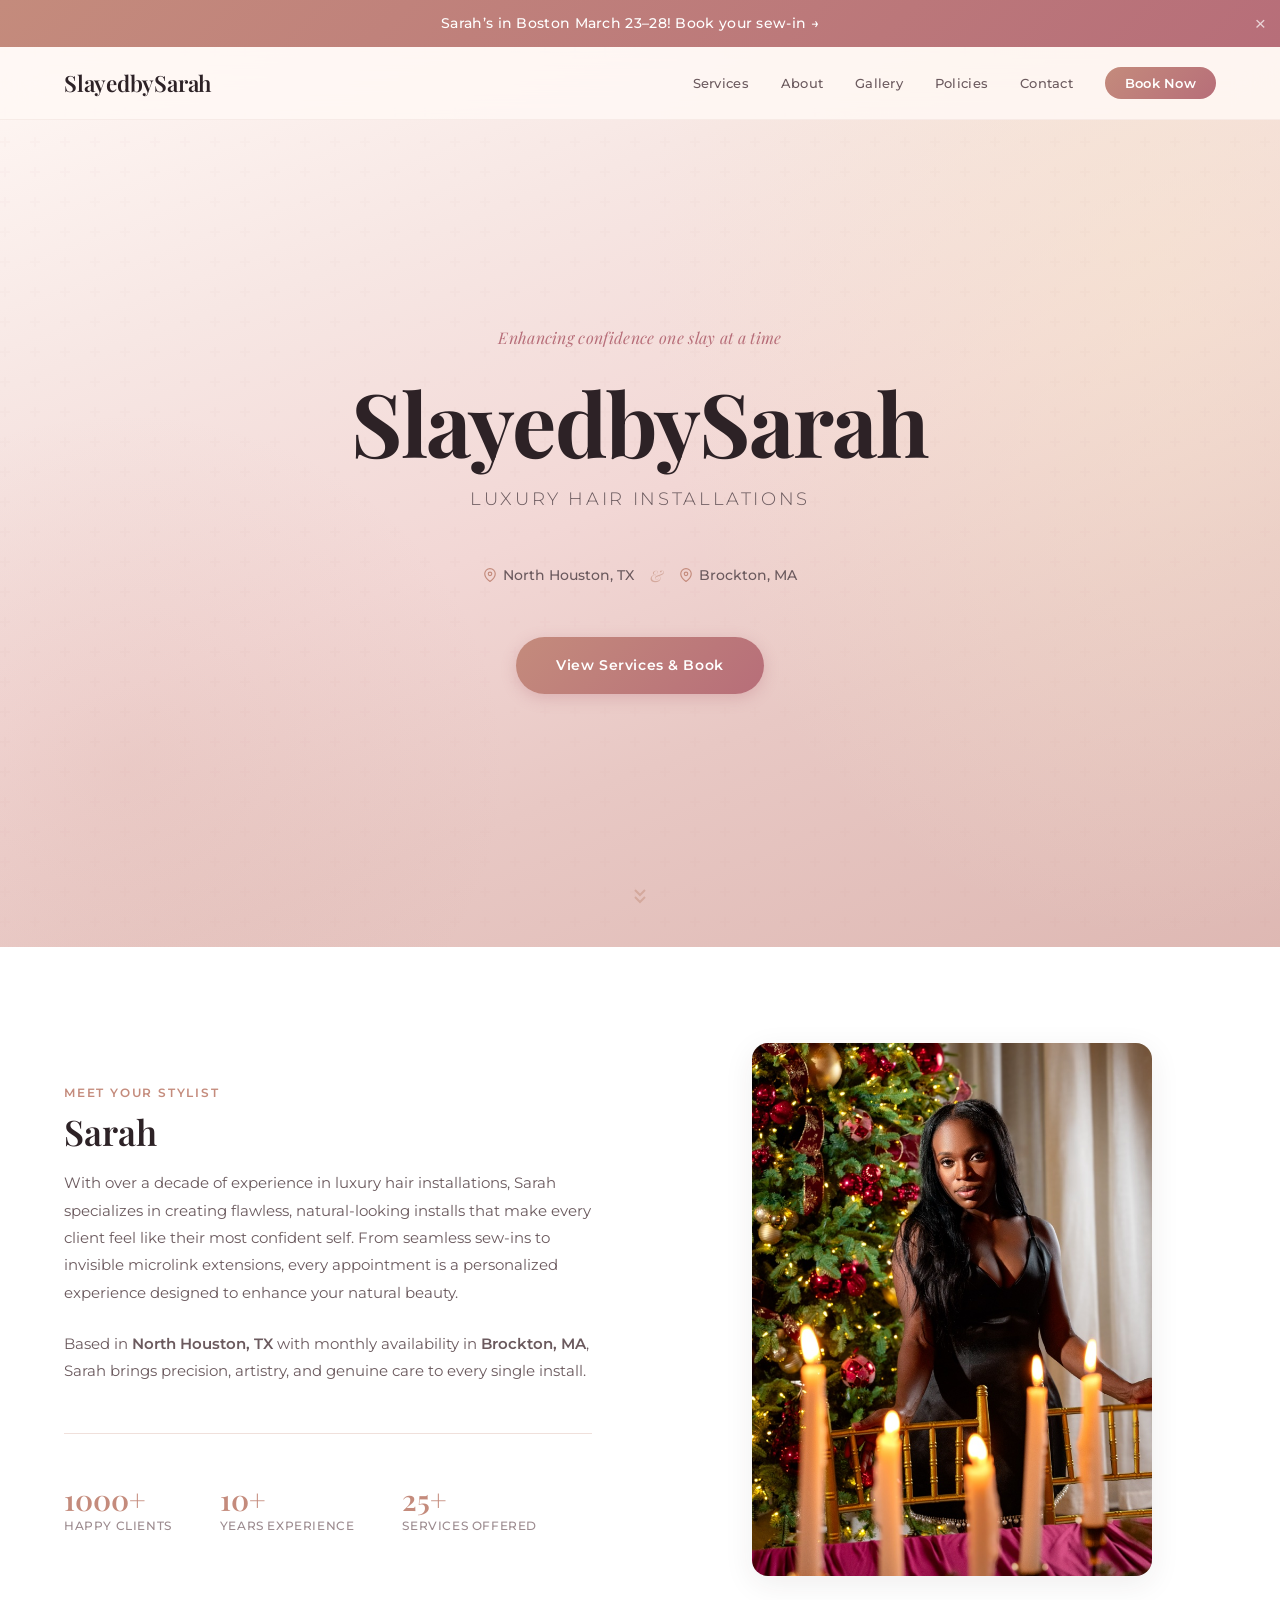
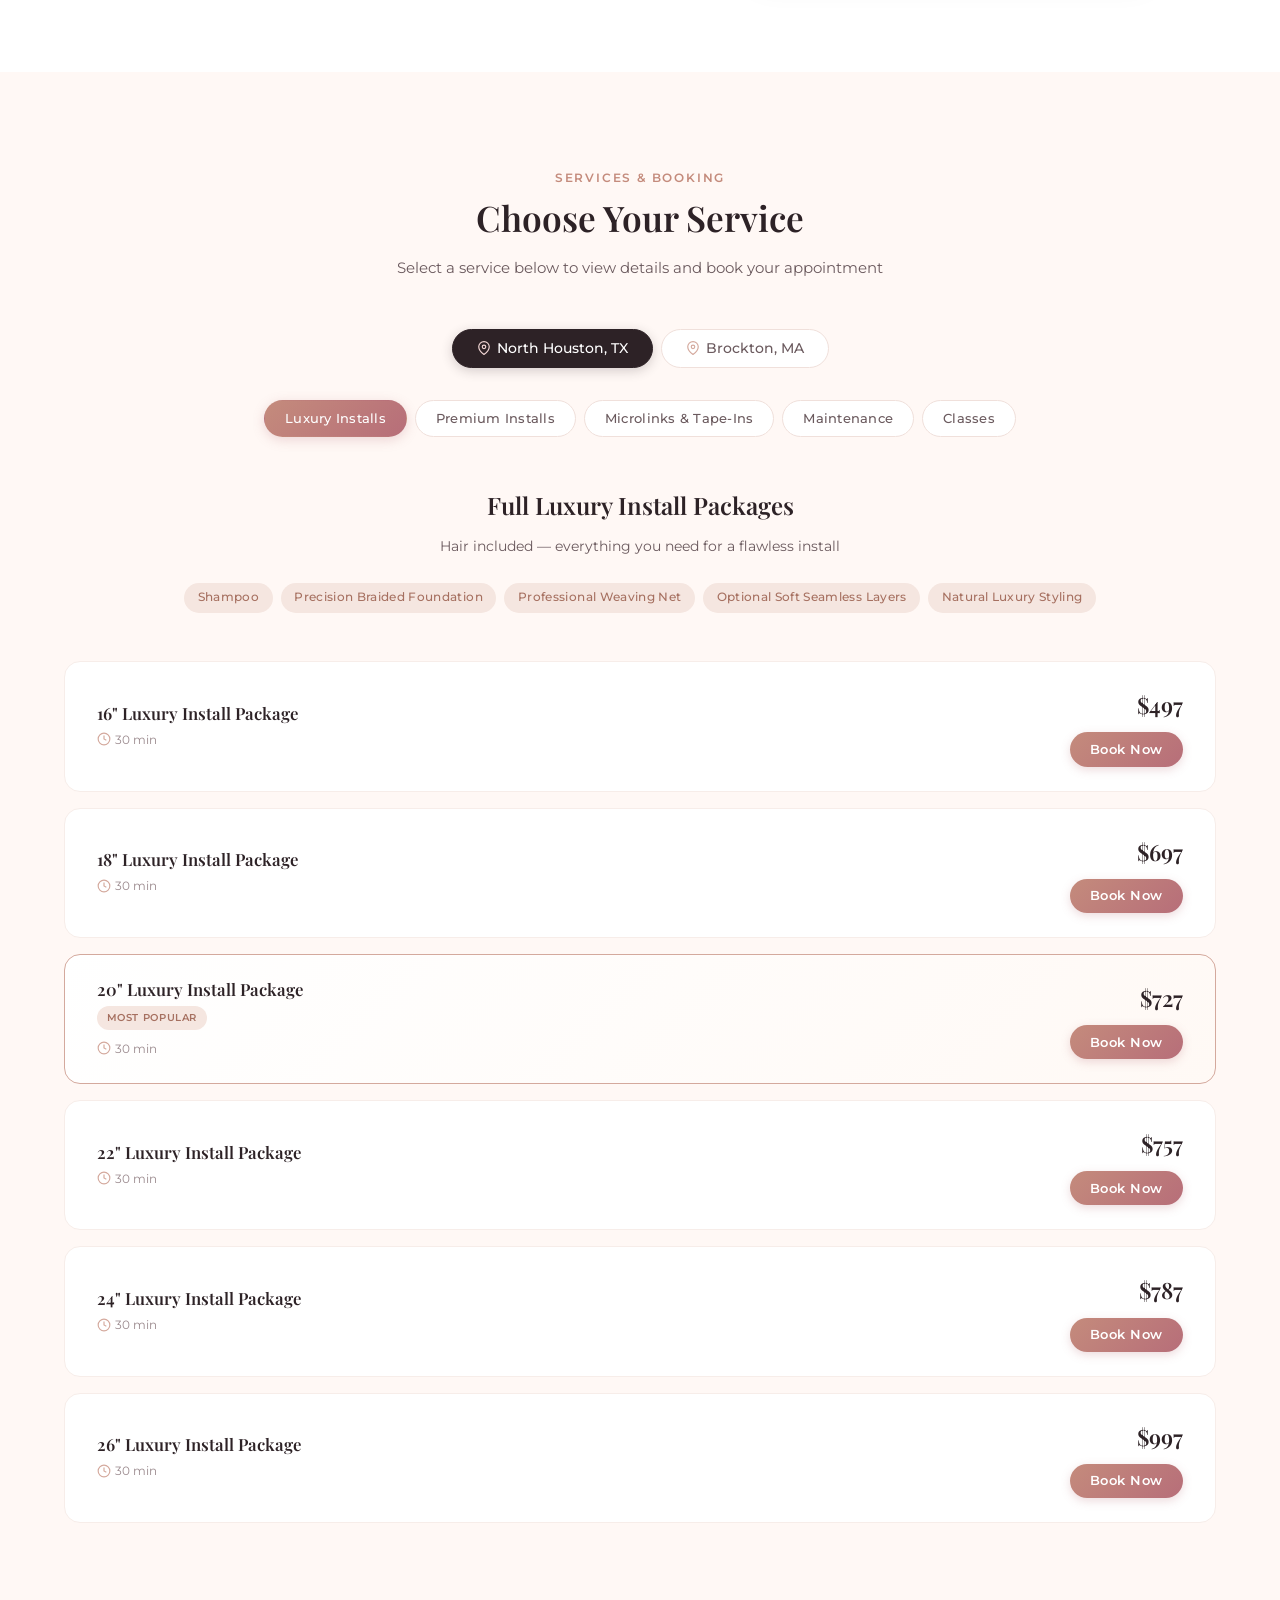
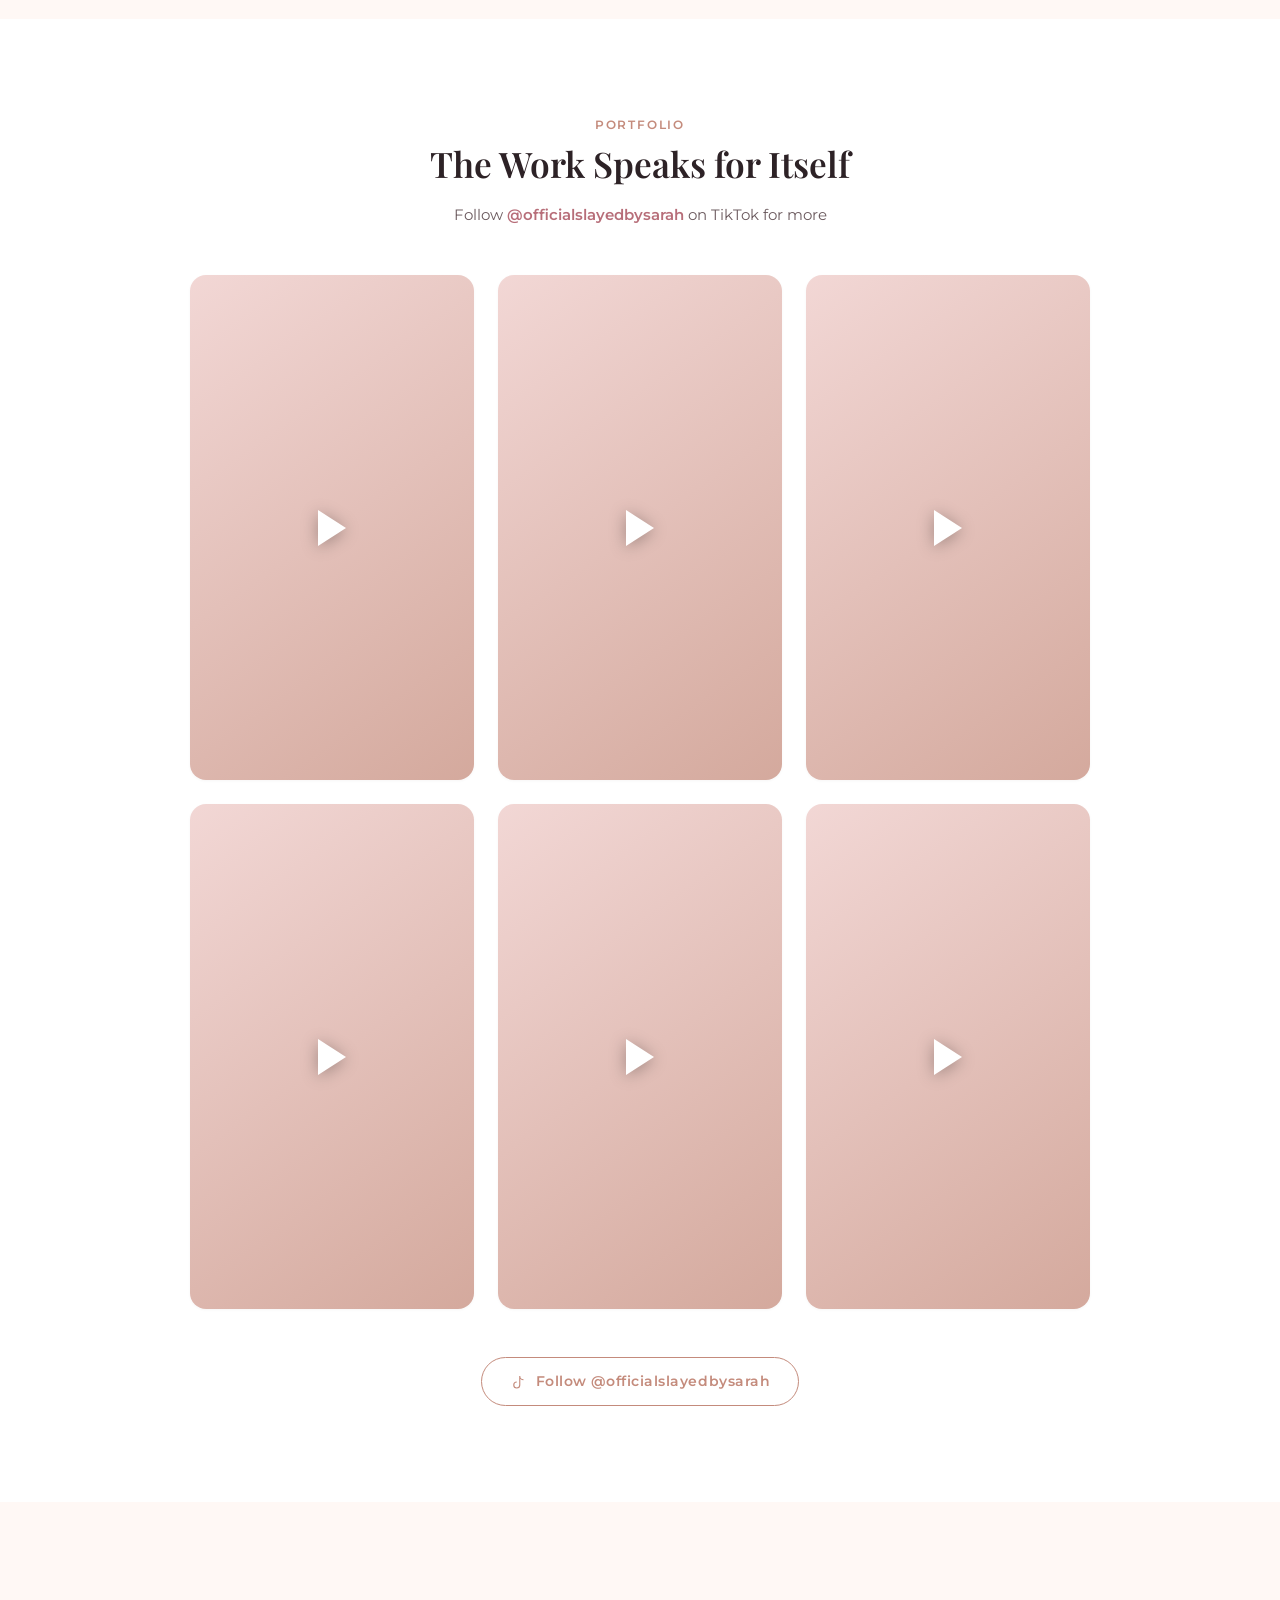
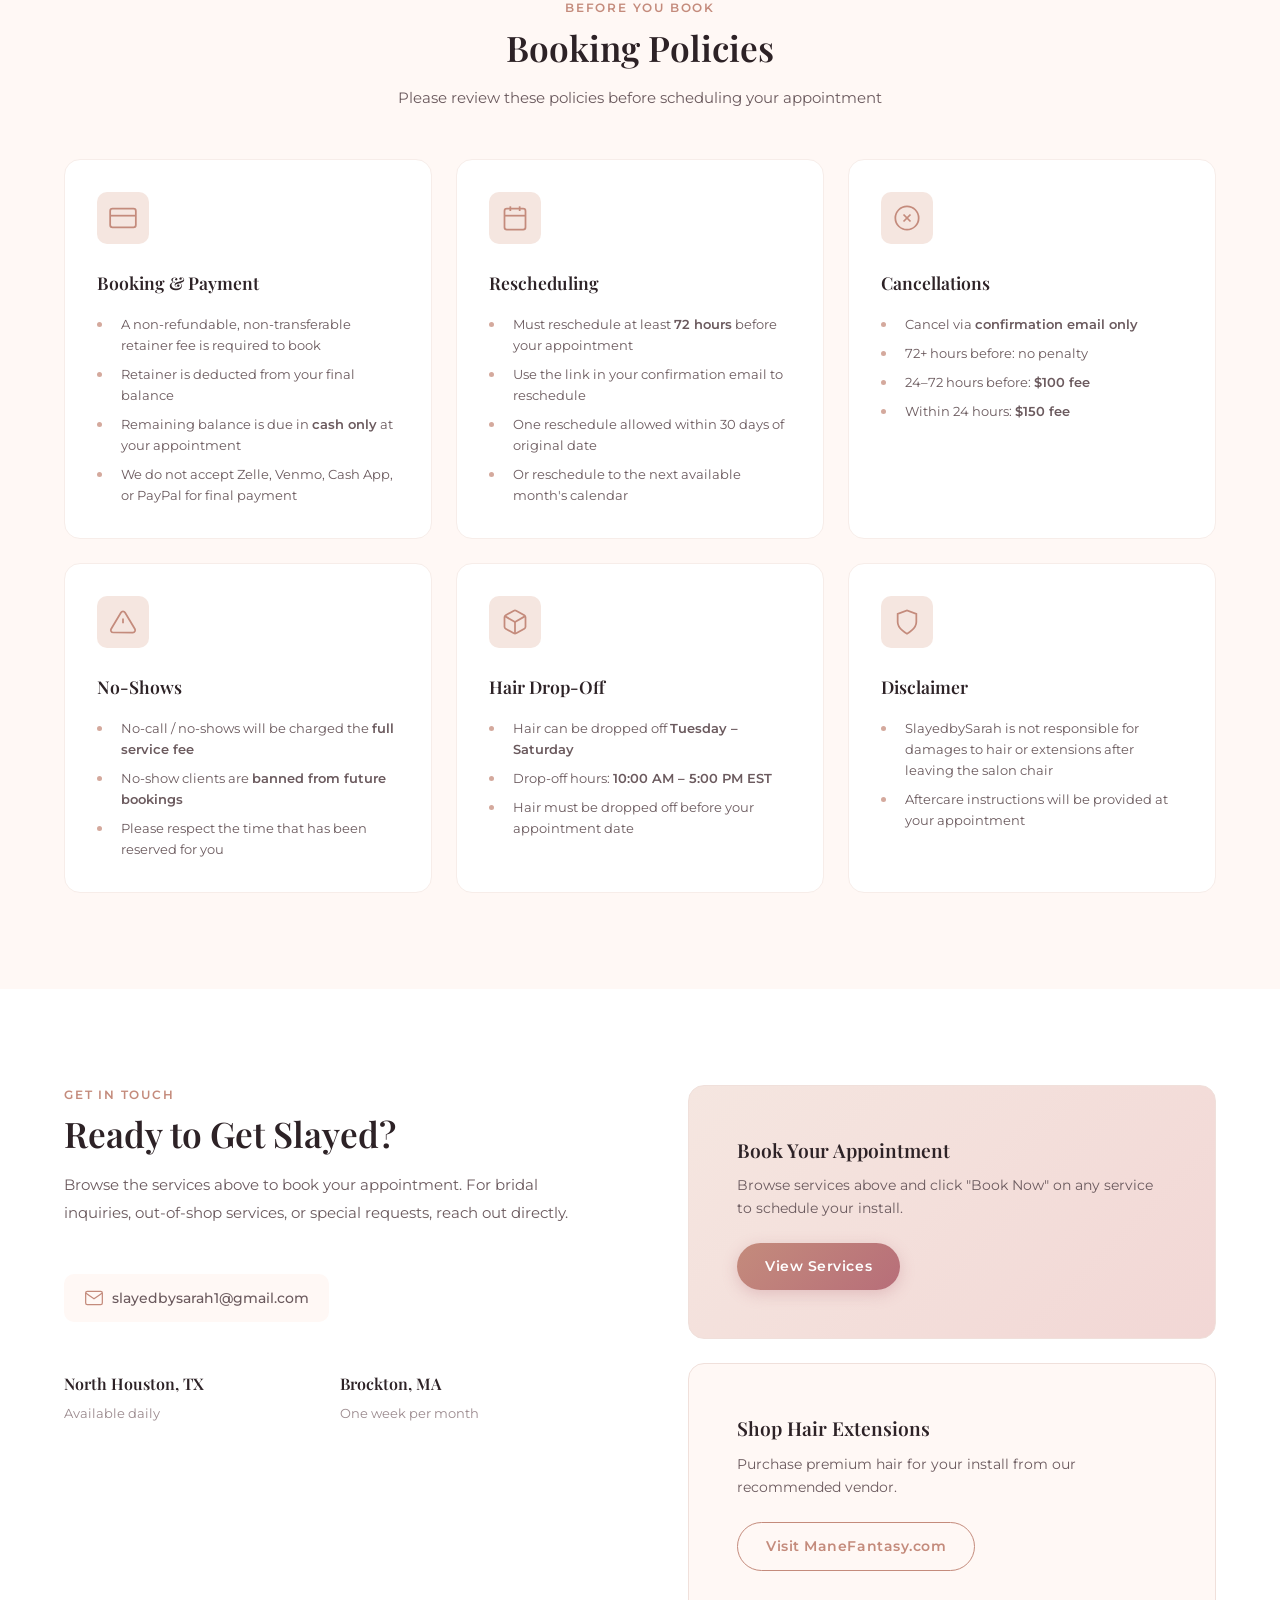
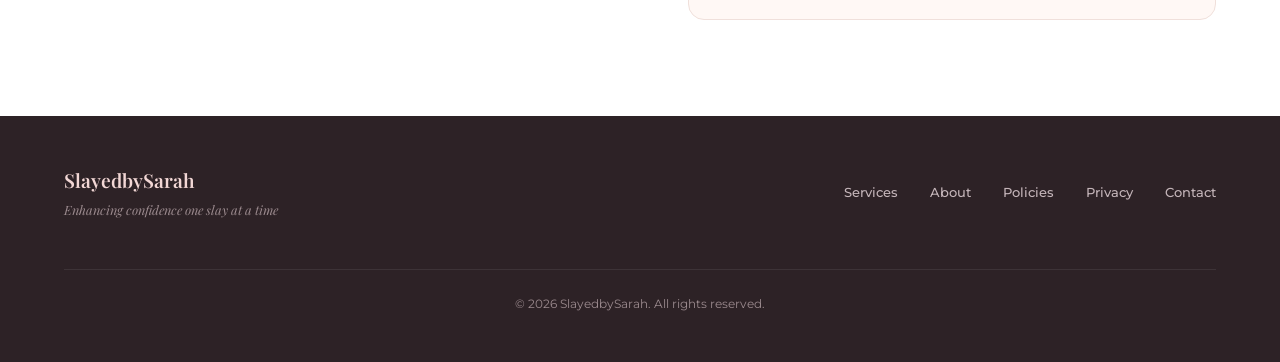
<file: index.html>
<!DOCTYPE html>
<html lang="en">
<head>
  <meta charset="UTF-8">
  <meta name="viewport" content="width=device-width, initial-scale=1.0">
  <title>SlayedbySarah | Luxury Hair Installations</title>
  <meta name="description" content="Luxury hair installations in Houston, TX. Sew-ins, lace wigs, microlinks, tape-ins & more. Enhancing confidence one slay at a time.">
  <meta property="og:title" content="SlayedbySarah | Luxury Hair Installations">
  <meta property="og:description" content="Luxury hair installations in Houston, TX. Enhancing confidence one slay at a time.">
  <meta property="og:type" content="website">
  <meta name="theme-color" content="#FFF8F5">
  <link rel="preconnect" href="https://fonts.googleapis.com">
  <link rel="preconnect" href="https://fonts.gstatic.com" crossorigin>
  <link href="https://fonts.googleapis.com/css2?family=Playfair+Display:ital,wght@0,400;0,600;0,700;1,400&family=Montserrat:wght@300;400;500;600&display=swap" rel="stylesheet">
  <link rel="stylesheet" href="css/style.css">
</head>
<body>

  <!-- Navigation -->
  <nav class="nav" id="nav">
    <div class="nav-container">
      <a href="#" class="nav-logo">SlayedbySarah</a>
      <button class="nav-toggle" id="navToggle" aria-label="Toggle menu">
        <span></span>
        <span></span>
        <span></span>
      </button>
      <ul class="nav-menu" id="navMenu">
        <li><a href="#services">Services</a></li>
        <li><a href="#about">About</a></li>
        <li><a href="#gallery">Gallery</a></li>
        <li><a href="#policies">Policies</a></li>
        <li><a href="#contact">Contact</a></li>
        <li><a href="#services" class="nav-cta">Book Now</a></li>
      </ul>
    </div>
  </nav>

  <!-- Hero -->
  <header class="hero" id="hero">
    <div class="hero-overlay"></div>
    <div class="hero-content">
      <p class="hero-tagline">Enhancing confidence one slay at a time</p>
      <h1 class="hero-title">SlayedbySarah</h1>
      <p class="hero-subtitle">Luxury Hair Installations</p>
      <div class="hero-locations">
        <span class="hero-location">
          <svg width="14" height="14" viewBox="0 0 24 24" fill="none" stroke="currentColor" stroke-width="2"><path d="M21 10c0 7-9 13-9 13s-9-6-9-13a9 9 0 0 1 18 0z"/><circle cx="12" cy="10" r="3"/></svg>
          North Houston, TX
        </span>
        <span class="hero-divider">&</span>
        <span class="hero-location">
          <svg width="14" height="14" viewBox="0 0 24 24" fill="none" stroke="currentColor" stroke-width="2"><path d="M21 10c0 7-9 13-9 13s-9-6-9-13a9 9 0 0 1 18 0z"/><circle cx="12" cy="10" r="3"/></svg>
          Brockton, MA
        </span>
      </div>
      <a href="#services" class="btn btn-primary hero-cta">View Services & Book</a>
    </div>
    <div class="hero-scroll">
      <svg width="24" height="24" viewBox="0 0 24 24" fill="none" stroke="currentColor" stroke-width="2"><path d="M7 13l5 5 5-5M7 6l5 5 5-5"/></svg>
    </div>
  </header>

  <!-- About -->
  <section class="about section" id="about">
    <div class="container">
      <div class="about-content">
        <div class="about-text">
          <p class="section-label">Meet Your Stylist</p>
          <h2 class="section-title">Sarah</h2>
          <p class="about-description">
            With over a decade of experience in luxury hair installations, Sarah specializes in creating
            flawless, natural-looking installs that make every client feel like their most confident self.
            From seamless sew-ins to invisible microlink extensions, every appointment is a
            personalized experience designed to enhance your natural beauty.
          </p>
          <p class="about-description">
            Based in <strong>North Houston, TX</strong> with monthly availability in <strong>Brockton, MA</strong>,
            Sarah brings precision, artistry, and genuine care to every single install.
          </p>
          <div class="about-stats">
            <div class="stat">
              <span class="stat-number">1000+</span>
              <span class="stat-label">Happy Clients</span>
            </div>
            <div class="stat">
              <span class="stat-number">10+</span>
              <span class="stat-label">Years Experience</span>
            </div>
            <div class="stat">
              <span class="stat-number">25+</span>
              <span class="stat-label">Services Offered</span>
            </div>
          </div>
        </div>
        <div class="about-image">
          <img src="assets/sarah.jpg" alt="Sarah — Luxury Hair Stylist" class="about-photo">
        </div>
      </div>
    </div>
  </section>

  <!-- Services -->
  <section class="services section" id="services">
    <div class="container">
      <p class="section-label">Services & Booking</p>
      <h2 class="section-title">Choose Your Service</h2>
      <p class="section-subtitle">Select a service below to view details and book your appointment</p>

      <!-- Location Selector -->
      <div class="location-selector" id="locationSelector">
        <button class="location-btn active" data-location="houston">
          <svg width="14" height="14" viewBox="0 0 24 24" fill="none" stroke="currentColor" stroke-width="2"><path d="M21 10c0 7-9 13-9 13s-9-6-9-13a9 9 0 0 1 18 0z"/><circle cx="12" cy="10" r="3"/></svg>
          North Houston, TX
        </button>
        <button class="location-btn" data-location="boston">
          <svg width="14" height="14" viewBox="0 0 24 24" fill="none" stroke="currentColor" stroke-width="2"><path d="M21 10c0 7-9 13-9 13s-9-6-9-13a9 9 0 0 1 18 0z"/><circle cx="12" cy="10" r="3"/></svg>
          Brockton, MA
        </button>
      </div>

      <!-- Category Tabs -->
      <div class="service-tabs">
        <button class="tab active" data-category="luxury">Luxury Installs</button>
        <button class="tab" data-category="premium">Premium Installs</button>
        <button class="tab" data-category="microlinks">Microlinks & Tape-Ins</button>
        <button class="tab" data-category="maintenance">Maintenance</button>
        <button class="tab" data-category="classes">Classes</button>
      </div>

      <!-- Luxury Install Packages (Hair Included) -->
      <div class="service-category active" data-category="luxury">
        <div class="category-header">
          <h3 class="category-title">Full Luxury Install Packages</h3>
          <p class="category-subtitle">Hair included &mdash; everything you need for a flawless install</p>
          <div class="category-includes">
            <span>Shampoo</span>
            <span>Precision Braided Foundation</span>
            <span>Professional Weaving Net</span>
            <span>Optional Soft Seamless Layers</span>
            <span>Natural Luxury Styling</span>
          </div>
        </div>

        <div class="service-grid">
          <div class="service-card" data-service="16-luxury-install">
            <div class="service-card-header">
              <div class="service-info">
                <h4 class="service-name">16" Luxury Install Package</h4>
                <div class="service-meta">
                  <span class="service-duration">
                    <svg width="14" height="14" viewBox="0 0 24 24" fill="none" stroke="currentColor" stroke-width="2"><circle cx="12" cy="12" r="10"/><polyline points="12 6 12 12 16 14"/></svg>
                    30 min
                  </span>
                </div>
              </div>
              <div class="service-price-area">
                <span class="service-price">$497</span>
                <button class="btn btn-book" data-cal="slayedbysarah1/16-luxury-install">Book Now</button>
              </div>
            </div>
            <div class="service-card-body">
              <div class="service-details">
                <p>Your complete luxury experience includes premium 16" hair, shampoo, precision braided foundation, professional weaving net, optional soft seamless layers, and natural luxury styling.</p>
              </div>
              <div class="service-calendar">
                <div class="cal-embed" data-cal-link="slayedbysarah1/16-luxury-install">
                  <p class="cal-placeholder">Loading calendar...</p>
                </div>
              </div>
            </div>
          </div>

          <div class="service-card" data-service="18-luxury-install">
            <div class="service-card-header">
              <div class="service-info">
                <h4 class="service-name">18" Luxury Install Package</h4>
                <div class="service-meta">
                  <span class="service-duration">
                    <svg width="14" height="14" viewBox="0 0 24 24" fill="none" stroke="currentColor" stroke-width="2"><circle cx="12" cy="12" r="10"/><polyline points="12 6 12 12 16 14"/></svg>
                    30 min
                  </span>
                </div>
              </div>
              <div class="service-price-area">
                <span class="service-price">$697</span>
                <button class="btn btn-book" data-cal="slayedbysarah1/18-luxury-install">Book Now</button>
              </div>
            </div>
            <div class="service-card-body">
              <div class="service-details">
                <p>Your complete luxury experience includes premium 18" hair, shampoo, precision braided foundation, professional weaving net, optional soft seamless layers, and natural luxury styling.</p>
              </div>
              <div class="service-calendar">
                <div class="cal-embed" data-cal-link="slayedbysarah1/18-luxury-install">
                  <p class="cal-placeholder">Loading calendar...</p>
                </div>
              </div>
            </div>
          </div>

          <div class="service-card featured" data-service="20-luxury-install">
            <div class="service-card-header">
              <div class="service-info">
                <h4 class="service-name">20" Luxury Install Package</h4>
                <span class="service-badge">Most Popular</span>
                <div class="service-meta">
                  <span class="service-duration">
                    <svg width="14" height="14" viewBox="0 0 24 24" fill="none" stroke="currentColor" stroke-width="2"><circle cx="12" cy="12" r="10"/><polyline points="12 6 12 12 16 14"/></svg>
                    30 min
                  </span>
                </div>
              </div>
              <div class="service-price-area">
                <span class="service-price">$727</span>
                <button class="btn btn-book" data-cal="slayedbysarah1/20-luxury-install">Book Now</button>
              </div>
            </div>
            <div class="service-card-body">
              <div class="service-details">
                <p>Our most popular package! Includes premium 20" hair, shampoo, precision braided foundation, professional weaving net, optional soft seamless layers, and natural luxury styling.</p>
              </div>
              <div class="service-calendar">
                <div class="cal-embed" data-cal-link="slayedbysarah1/20-luxury-install">
                  <p class="cal-placeholder">Loading calendar...</p>
                </div>
              </div>
            </div>
          </div>

          <div class="service-card" data-service="22-luxury-install">
            <div class="service-card-header">
              <div class="service-info">
                <h4 class="service-name">22" Luxury Install Package</h4>
                <div class="service-meta">
                  <span class="service-duration">
                    <svg width="14" height="14" viewBox="0 0 24 24" fill="none" stroke="currentColor" stroke-width="2"><circle cx="12" cy="12" r="10"/><polyline points="12 6 12 12 16 14"/></svg>
                    30 min
                  </span>
                </div>
              </div>
              <div class="service-price-area">
                <span class="service-price">$757</span>
                <button class="btn btn-book" data-cal="slayedbysarah1/22-luxury-install">Book Now</button>
              </div>
            </div>
            <div class="service-card-body">
              <div class="service-details">
                <p>Your complete luxury experience includes premium 22" hair, shampoo, precision braided foundation, professional weaving net, optional soft seamless layers, and natural luxury styling.</p>
              </div>
              <div class="service-calendar">
                <div class="cal-embed" data-cal-link="slayedbysarah1/22-luxury-install">
                  <p class="cal-placeholder">Loading calendar...</p>
                </div>
              </div>
            </div>
          </div>

          <div class="service-card" data-service="24-luxury-install">
            <div class="service-card-header">
              <div class="service-info">
                <h4 class="service-name">24" Luxury Install Package</h4>
                <div class="service-meta">
                  <span class="service-duration">
                    <svg width="14" height="14" viewBox="0 0 24 24" fill="none" stroke="currentColor" stroke-width="2"><circle cx="12" cy="12" r="10"/><polyline points="12 6 12 12 16 14"/></svg>
                    30 min
                  </span>
                </div>
              </div>
              <div class="service-price-area">
                <span class="service-price">$787</span>
                <button class="btn btn-book" data-cal="slayedbysarah1/24-luxury-install">Book Now</button>
              </div>
            </div>
            <div class="service-card-body">
              <div class="service-details">
                <p>Your complete luxury experience includes premium 24" hair, shampoo, precision braided foundation, professional weaving net, optional soft seamless layers, and natural luxury styling.</p>
              </div>
              <div class="service-calendar">
                <div class="cal-embed" data-cal-link="slayedbysarah1/24-luxury-install">
                  <p class="cal-placeholder">Loading calendar...</p>
                </div>
              </div>
            </div>
          </div>

          <div class="service-card" data-service="26-luxury-install">
            <div class="service-card-header">
              <div class="service-info">
                <h4 class="service-name">26" Luxury Install Package</h4>
                <div class="service-meta">
                  <span class="service-duration">
                    <svg width="14" height="14" viewBox="0 0 24 24" fill="none" stroke="currentColor" stroke-width="2"><circle cx="12" cy="12" r="10"/><polyline points="12 6 12 12 16 14"/></svg>
                    30 min
                  </span>
                </div>
              </div>
              <div class="service-price-area">
                <span class="service-price">$997</span>
                <button class="btn btn-book" data-cal="slayedbysarah1/26-luxury-install">Book Now</button>
              </div>
            </div>
            <div class="service-card-body">
              <div class="service-details">
                <p>The ultimate luxury experience includes premium 26" hair, shampoo, precision braided foundation, professional weaving net, optional soft seamless layers, and natural luxury styling.</p>
              </div>
              <div class="service-calendar">
                <div class="cal-embed" data-cal-link="slayedbysarah1/26-luxury-install">
                  <p class="cal-placeholder">Loading calendar...</p>
                </div>
              </div>
            </div>
          </div>
        </div>
      </div>

      <!-- Premium Install Services -->
      <div class="service-category" data-category="premium">
        <div class="category-header">
          <h3 class="category-title">Premium Install Services</h3>
          <p class="category-subtitle">Professional installations &mdash; bring your own hair or purchase from our recommended vendor</p>
          <a href="https://manefantasy.com/" target="_blank" rel="noopener" class="hair-vendor-link">
            <svg width="14" height="14" viewBox="0 0 24 24" fill="none" stroke="currentColor" stroke-width="2"><path d="M18 13v6a2 2 0 0 1-2 2H5a2 2 0 0 1-2-2V8a2 2 0 0 1 2-2h6"/><polyline points="15 3 21 3 21 9"/><line x1="10" y1="14" x2="21" y2="3"/></svg>
            Shop Hair at ManeFantasy.com
          </a>
        </div>

        <div class="service-grid">
          <div class="service-card" data-service="luxury-quickweave">
            <div class="service-card-header">
              <div class="service-info">
                <h4 class="service-name">Luxury Natural Quickweave</h4>
                <div class="service-meta">
                  <span class="service-duration">
                    <svg width="14" height="14" viewBox="0 0 24 24" fill="none" stroke="currentColor" stroke-width="2"><circle cx="12" cy="12" r="10"/><polyline points="12 6 12 12 16 14"/></svg>
                    2 hrs
                  </span>
                </div>
              </div>
              <div class="service-price-area">
                <span class="service-price">$220</span>
                <button class="btn btn-book" data-cal="slayedbysarah1/quick-weave">Book Now</button>
              </div>
            </div>
            <div class="service-card-body">
              <div class="service-details">
                <p>A quick, beautiful install with a natural finish. Perfect for a fresh look without the longer appointment time.</p>
              </div>
              <div class="service-calendar">
                <div class="cal-embed" data-cal-link="slayedbysarah1/quick-weave">
                  <p class="cal-placeholder">Loading calendar...</p>
                </div>
              </div>
            </div>
          </div>

          <div class="service-card" data-service="sewin-minimal">
            <div class="service-card-header">
              <div class="service-info">
                <h4 class="service-name">Sew-In (Minimal Leave Out)</h4>
                <div class="service-meta">
                  <span class="service-duration">
                    <svg width="14" height="14" viewBox="0 0 24 24" fill="none" stroke="currentColor" stroke-width="2"><circle cx="12" cy="12" r="10"/><polyline points="12 6 12 12 16 14"/></svg>
                    2 hrs
                  </span>
                </div>
              </div>
              <div class="service-price-area">
                <span class="service-price">$250</span>
                <button class="btn btn-book" data-cal="slayedbysarah1/sew-in-minimal-leave-out">Book Now</button>
              </div>
            </div>
            <div class="service-card-body">
              <div class="service-details">
                <p>Classic sew-in installation with minimal leave out for a seamless, natural blend.</p>
              </div>
              <div class="service-calendar">
                <div class="cal-embed" data-cal-link="slayedbysarah1/sew-in-minimal-leave-out">
                  <p class="cal-placeholder">Loading calendar...</p>
                </div>
              </div>
            </div>
          </div>

          <div class="service-card" data-service="sewin-other-hair">
            <div class="service-card-header">
              <div class="service-info">
                <h4 class="service-name">Sew-In w/ Other Hair Company</h4>
                <div class="service-meta">
                  <span class="service-duration">
                    <svg width="14" height="14" viewBox="0 0 24 24" fill="none" stroke="currentColor" stroke-width="2"><circle cx="12" cy="12" r="10"/><polyline points="12 6 12 12 16 14"/></svg>
                    3 hrs
                  </span>
                </div>
              </div>
              <div class="service-price-area">
                <span class="service-price">$280</span>
                <button class="btn btn-book" data-cal="slayedbysarah1/sew-in-other-hair">Book Now</button>
              </div>
            </div>
            <div class="service-card-body">
              <div class="service-details">
                <p>Bringing your own hair from another vendor? No problem. Professional sew-in installation with your preferred hair.</p>
              </div>
              <div class="service-calendar">
                <div class="cal-embed" data-cal-link="slayedbysarah1/sew-in-other-hair">
                  <p class="cal-placeholder">Loading calendar...</p>
                </div>
              </div>
            </div>
          </div>

          <div class="service-card" data-service="closure-sewin-other">
            <div class="service-card-header">
              <div class="service-info">
                <h4 class="service-name">Lace Closure Sew-In w/ Other Hair</h4>
                <div class="service-meta">
                  <span class="service-duration">
                    <svg width="14" height="14" viewBox="0 0 24 24" fill="none" stroke="currentColor" stroke-width="2"><circle cx="12" cy="12" r="10"/><polyline points="12 6 12 12 16 14"/></svg>
                    4 hrs
                  </span>
                </div>
              </div>
              <div class="service-price-area">
                <span class="service-price">$320</span>
                <button class="btn btn-book" data-cal="slayedbysarah1/lace-closure-sew-in-other-hair">Book Now</button>
              </div>
            </div>
            <div class="service-card-body">
              <div class="service-details">
                <p>Full lace closure sew-in installation using your own hair. Zero leave out for complete protection of your natural hair.</p>
              </div>
              <div class="service-calendar">
                <div class="cal-embed" data-cal-link="slayedbysarah1/lace-closure-sew-in-other-hair">
                  <p class="cal-placeholder">Loading calendar...</p>
                </div>
              </div>
            </div>
          </div>

          <div class="service-card" data-service="lace-wig-frontal">
            <div class="service-card-header">
              <div class="service-info">
                <h4 class="service-name">Lace Wig Install (Frontal)</h4>
                <div class="service-meta">
                  <span class="service-duration">
                    <svg width="14" height="14" viewBox="0 0 24 24" fill="none" stroke="currentColor" stroke-width="2"><circle cx="12" cy="12" r="10"/><polyline points="12 6 12 12 16 14"/></svg>
                    1.5 hrs
                  </span>
                </div>
              </div>
              <div class="service-price-area">
                <span class="service-price">$235</span>
                <button class="btn btn-book" data-cal="slayedbysarah1/lace-wig-install">Book Now</button>
              </div>
            </div>
            <div class="service-card-body">
              <div class="service-details">
                <p>Professional frontal lace wig installation for a flawless, undetectable hairline.</p>
              </div>
              <div class="service-calendar">
                <div class="cal-embed" data-cal-link="slayedbysarah1/lace-wig-install">
                  <p class="cal-placeholder">Loading calendar...</p>
                </div>
              </div>
            </div>
          </div>

          <div class="service-card" data-service="closure-sewin">
            <div class="service-card-header">
              <div class="service-info">
                <h4 class="service-name">Lace Closure Sew-In</h4>
                <div class="service-meta">
                  <span class="service-duration">
                    <svg width="14" height="14" viewBox="0 0 24 24" fill="none" stroke="currentColor" stroke-width="2"><circle cx="12" cy="12" r="10"/><polyline points="12 6 12 12 16 14"/></svg>
                    2.5 hrs
                  </span>
                </div>
              </div>
              <div class="service-price-area">
                <span class="service-price">$260</span>
                <button class="btn btn-book" data-cal="slayedbysarah1/lace-closure-sew-in">Book Now</button>
              </div>
            </div>
            <div class="service-card-body">
              <div class="service-details">
                <p>Lace closure sew-in for a completely flat, natural-looking install with zero leave out.</p>
              </div>
              <div class="service-calendar">
                <div class="cal-embed" data-cal-link="slayedbysarah1/lace-closure-sew-in">
                  <p class="cal-placeholder">Loading calendar...</p>
                </div>
              </div>
            </div>
          </div>

          <div class="service-card" data-service="frontal-ponytails">
            <div class="service-card-header">
              <div class="service-info">
                <h4 class="service-name">Frontal Ponytails</h4>
                <div class="service-meta">
                  <span class="service-duration">
                    <svg width="14" height="14" viewBox="0 0 24 24" fill="none" stroke="currentColor" stroke-width="2"><circle cx="12" cy="12" r="10"/><polyline points="12 6 12 12 16 14"/></svg>
                    3.5 hrs
                  </span>
                </div>
              </div>
              <div class="service-price-area">
                <span class="service-price">$325</span>
                <button class="btn btn-book" data-cal="slayedbysarah1/ponytail-install">Book Now</button>
              </div>
            </div>
            <div class="service-card-body">
              <div class="service-details">
                <p>Sleek, stunning frontal ponytail installation for a high-fashion, snatched look.</p>
              </div>
              <div class="service-calendar">
                <div class="cal-embed" data-cal-link="slayedbysarah1/ponytail-install">
                  <p class="cal-placeholder">Loading calendar...</p>
                </div>
              </div>
            </div>
          </div>
        </div>
      </div>

      <!-- Microlinks & Tape-Ins -->
      <div class="service-category" data-category="microlinks">
        <div class="category-header">
          <h3 class="category-title">Microlinks & Tape-Ins</h3>
          <p class="category-subtitle">Lightweight, damage-free extensions for a natural, seamless look</p>
        </div>

        <div class="service-grid">
          <div class="service-card" data-service="itips-new">
            <div class="service-card-header">
              <div class="service-info">
                <h4 class="service-name">I-Tips (New Clients)</h4>
                <span class="service-badge accent">New Clients</span>
                <div class="service-meta">
                  <span class="service-duration">
                    <svg width="14" height="14" viewBox="0 0 24 24" fill="none" stroke="currentColor" stroke-width="2"><circle cx="12" cy="12" r="10"/><polyline points="12 6 12 12 16 14"/></svg>
                    4 hrs 50 min
                  </span>
                </div>
              </div>
              <div class="service-price-area">
                <span class="service-price">$800</span>
                <button class="btn btn-book" data-cal="slayedbysarah1/itips-full-install-new">Book Now</button>
              </div>
            </div>
            <div class="service-card-body">
              <div class="service-details">
                <p>Full I-Tip microlink installation for first-time clients. Individual strand-by-strand extensions for the most natural, lightweight result.</p>
              </div>
              <div class="service-calendar">
                <div class="cal-embed" data-cal-link="slayedbysarah1/itips-full-install-new">
                  <p class="cal-placeholder">Loading calendar...</p>
                </div>
              </div>
            </div>
          </div>

          <div class="service-card" data-service="itips-returning">
            <div class="service-card-header">
              <div class="service-info">
                <h4 class="service-name">I-Tips (Returning Clients)</h4>
                <span class="service-badge">Returning</span>
                <div class="service-meta">
                  <span class="service-duration">
                    <svg width="14" height="14" viewBox="0 0 24 24" fill="none" stroke="currentColor" stroke-width="2"><circle cx="12" cy="12" r="10"/><polyline points="12 6 12 12 16 14"/></svg>
                    4 hrs 50 min
                  </span>
                </div>
              </div>
              <div class="service-price-area">
                <span class="service-price">$600</span>
                <button class="btn btn-book" data-cal="slayedbysarah1/itips-full-install-returning">Book Now</button>
              </div>
            </div>
            <div class="service-card-body">
              <div class="service-details">
                <p>Full I-Tip microlink installation for returning clients at a preferred rate.</p>
              </div>
              <div class="service-calendar">
                <div class="cal-embed" data-cal-link="slayedbysarah1/itips-full-install-returning">
                  <p class="cal-placeholder">Loading calendar...</p>
                </div>
              </div>
            </div>
          </div>

          <div class="service-card" data-service="double-weft">
            <div class="service-card-header">
              <div class="service-info">
                <h4 class="service-name">Double Weft</h4>
                <div class="service-meta">
                  <span class="service-duration">
                    <svg width="14" height="14" viewBox="0 0 24 24" fill="none" stroke="currentColor" stroke-width="2"><circle cx="12" cy="12" r="10"/><polyline points="12 6 12 12 16 14"/></svg>
                    4 hrs 30 min
                  </span>
                </div>
              </div>
              <div class="service-price-area">
                <span class="service-price">$680</span>
                <button class="btn btn-book" data-cal="slayedbysarah1/double-weft">Book Now</button>
              </div>
            </div>
            <div class="service-card-body">
              <div class="service-details">
                <p>Double weft microlink extension installation for added volume and length with a seamless blend.</p>
              </div>
              <div class="service-calendar">
                <div class="cal-embed" data-cal-link="slayedbysarah1/double-weft">
                  <p class="cal-placeholder">Loading calendar...</p>
                </div>
              </div>
            </div>
          </div>

          <div class="service-card" data-service="keratin-tape-ins">
            <div class="service-card-header">
              <div class="service-info">
                <h4 class="service-name">Keratin Strip Extensions (Tape-Ins)</h4>
                <div class="service-meta">
                  <span class="service-duration">
                    <svg width="14" height="14" viewBox="0 0 24 24" fill="none" stroke="currentColor" stroke-width="2"><circle cx="12" cy="12" r="10"/><polyline points="12 6 12 12 16 14"/></svg>
                    4 hrs 30 min
                  </span>
                </div>
              </div>
              <div class="service-price-area">
                <span class="service-price">$680</span>
                <button class="btn btn-book" data-cal="slayedbysarah1/keratin-tape-ins">Book Now</button>
              </div>
            </div>
            <div class="service-card-body">
              <div class="service-details">
                <p>Keratin strip tape-in extensions for a flat, comfortable, long-lasting install.</p>
              </div>
              <div class="service-calendar">
                <div class="cal-embed" data-cal-link="slayedbysarah1/keratin-tape-ins">
                  <p class="cal-placeholder">Loading calendar...</p>
                </div>
              </div>
            </div>
          </div>

          <div class="service-card" data-service="itips-all-maintenance">
            <div class="service-card-header">
              <div class="service-info">
                <h4 class="service-name">I-Tips All Around Maintenance</h4>
                <div class="service-meta">
                  <span class="service-duration">
                    <svg width="14" height="14" viewBox="0 0 24 24" fill="none" stroke="currentColor" stroke-width="2"><circle cx="12" cy="12" r="10"/><polyline points="12 6 12 12 16 14"/></svg>
                    4 hrs 30 min
                  </span>
                </div>
              </div>
              <div class="service-price-area">
                <span class="service-price">$450</span>
                <button class="btn btn-book" data-cal="slayedbysarah1/itips-all-around-maintenance">Book Now</button>
              </div>
            </div>
            <div class="service-card-body">
              <div class="service-details">
                <p>Full all-around maintenance for your I-Tip microlink extensions. Move-up and refresh for continued flawless wear.</p>
              </div>
              <div class="service-calendar">
                <div class="cal-embed" data-cal-link="slayedbysarah1/itips-all-around-maintenance">
                  <p class="cal-placeholder">Loading calendar...</p>
                </div>
              </div>
            </div>
          </div>

          <div class="service-card" data-service="itips-perimeter-maintenance">
            <div class="service-card-header">
              <div class="service-info">
                <h4 class="service-name">I-Tips Perimeter Maintenance</h4>
                <div class="service-meta">
                  <span class="service-duration">
                    <svg width="14" height="14" viewBox="0 0 24 24" fill="none" stroke="currentColor" stroke-width="2"><circle cx="12" cy="12" r="10"/><polyline points="12 6 12 12 16 14"/></svg>
                    3 hrs
                  </span>
                </div>
              </div>
              <div class="service-price-area">
                <span class="service-price">$250</span>
                <button class="btn btn-book" data-cal="slayedbysarah1/itips-perimeter-maintenance">Book Now</button>
              </div>
            </div>
            <div class="service-card-body">
              <div class="service-details">
                <p>Perimeter-only maintenance for I-Tip extensions. Targets the hairline and edges for a fresh, clean look.</p>
              </div>
              <div class="service-calendar">
                <div class="cal-embed" data-cal-link="slayedbysarah1/itips-perimeter-maintenance">
                  <p class="cal-placeholder">Loading calendar...</p>
                </div>
              </div>
            </div>
          </div>

          <div class="service-card" data-service="double-weft-refresh">
            <div class="service-card-header">
              <div class="service-info">
                <h4 class="service-name">Double Weft Refresh</h4>
                <div class="service-meta">
                  <span class="service-duration">
                    <svg width="14" height="14" viewBox="0 0 24 24" fill="none" stroke="currentColor" stroke-width="2"><circle cx="12" cy="12" r="10"/><polyline points="12 6 12 12 16 14"/></svg>
                    4 hrs 30 min
                  </span>
                </div>
              </div>
              <div class="service-price-area">
                <span class="service-price">$350</span>
                <button class="btn btn-book" data-cal="slayedbysarah1/double-weft-refresh">Book Now</button>
              </div>
            </div>
            <div class="service-card-body">
              <div class="service-details">
                <p>Refresh and move-up service for your double weft microlink extensions.</p>
              </div>
              <div class="service-calendar">
                <div class="cal-embed" data-cal-link="slayedbysarah1/double-weft-refresh">
                  <p class="cal-placeholder">Loading calendar...</p>
                </div>
              </div>
            </div>
          </div>

          <div class="service-card" data-service="itips-takedown">
            <div class="service-card-header">
              <div class="service-info">
                <h4 class="service-name">I-Tips Take Down</h4>
                <div class="service-meta">
                  <span class="service-duration">
                    <svg width="14" height="14" viewBox="0 0 24 24" fill="none" stroke="currentColor" stroke-width="2"><circle cx="12" cy="12" r="10"/><polyline points="12 6 12 12 16 14"/></svg>
                    30 min
                  </span>
                </div>
              </div>
              <div class="service-price-area">
                <span class="service-price">$175</span>
                <button class="btn btn-book" data-cal="slayedbysarah1/itips-take-down">Book Now</button>
              </div>
            </div>
            <div class="service-card-body">
              <div class="service-details">
                <p>Professional removal of I-Tip microlink extensions with care for your natural hair.</p>
              </div>
              <div class="service-calendar">
                <div class="cal-embed" data-cal-link="slayedbysarah1/itips-take-down">
                  <p class="cal-placeholder">Loading calendar...</p>
                </div>
              </div>
            </div>
          </div>
        </div>
      </div>

      <!-- Install Maintenance -->
      <div class="service-category" data-category="maintenance">
        <div class="category-header">
          <h3 class="category-title">Install Maintenance</h3>
          <p class="category-subtitle">Keep your install looking fresh and flawless</p>
        </div>

        <div class="service-grid">
          <div class="service-card" data-service="sewin-maintenance">
            <div class="service-card-header">
              <div class="service-info">
                <h4 class="service-name">Sew-In Maintenance</h4>
                <div class="service-meta">
                  <span class="service-duration">
                    <svg width="14" height="14" viewBox="0 0 24 24" fill="none" stroke="currentColor" stroke-width="2"><circle cx="12" cy="12" r="10"/><polyline points="12 6 12 12 16 14"/></svg>
                    2 hrs
                  </span>
                </div>
              </div>
              <div class="service-price-area">
                <span class="service-price">$175</span>
                <button class="btn btn-book" data-cal="slayedbysarah1/sew-in-maintenance">Book Now</button>
              </div>
            </div>
            <div class="service-card-body">
              <div class="service-details">
                <p>Tighten, refresh, and maintain your sew-in install for continued wear.</p>
              </div>
              <div class="service-calendar">
                <div class="cal-embed" data-cal-link="slayedbysarah1/sew-in-maintenance">
                  <p class="cal-placeholder">Loading calendar...</p>
                </div>
              </div>
            </div>
          </div>

          <div class="service-card" data-service="package-maintenance">
            <div class="service-card-header">
              <div class="service-info">
                <h4 class="service-name">SlayedbySarah Install Package Maintenance</h4>
                <div class="service-meta">
                  <span class="service-duration">
                    <svg width="14" height="14" viewBox="0 0 24 24" fill="none" stroke="currentColor" stroke-width="2"><circle cx="12" cy="12" r="10"/><polyline points="12 6 12 12 16 14"/></svg>
                    2 hrs 10 min
                  </span>
                </div>
              </div>
              <div class="service-price-area">
                <span class="service-price">$140</span>
                <button class="btn btn-book" data-cal="slayedbysarah1/package-maintenance">Book Now</button>
              </div>
            </div>
            <div class="service-card-body">
              <div class="service-details">
                <p>Exclusive maintenance for clients who booked a SlayedbySarah Luxury Install Package.</p>
              </div>
              <div class="service-calendar">
                <div class="cal-embed" data-cal-link="slayedbysarah1/package-maintenance">
                  <p class="cal-placeholder">Loading calendar...</p>
                </div>
              </div>
            </div>
          </div>

          <div class="service-card" data-service="closure-maintenance">
            <div class="service-card-header">
              <div class="service-info">
                <h4 class="service-name">Closure Sew-In Maintenance</h4>
                <div class="service-meta">
                  <span class="service-duration">
                    <svg width="14" height="14" viewBox="0 0 24 24" fill="none" stroke="currentColor" stroke-width="2"><circle cx="12" cy="12" r="10"/><polyline points="12 6 12 12 16 14"/></svg>
                    30 min
                  </span>
                </div>
              </div>
              <div class="service-price-area">
                <span class="service-price">$180</span>
                <button class="btn btn-book" data-cal="slayedbysarah1/frontal-closure-maintenance">Book Now</button>
              </div>
            </div>
            <div class="service-card-body">
              <div class="service-details">
                <p>Maintenance service for lace closure sew-in installs to keep everything secure and looking fresh.</p>
              </div>
              <div class="service-calendar">
                <div class="cal-embed" data-cal-link="slayedbysarah1/frontal-closure-maintenance">
                  <p class="cal-placeholder">Loading calendar...</p>
                </div>
              </div>
            </div>
          </div>

          <div class="service-card" data-service="takedown">
            <div class="service-card-header">
              <div class="service-info">
                <h4 class="service-name">Take Down (Sew-In/Wigs)</h4>
                <div class="service-meta">
                  <span class="service-duration">
                    <svg width="14" height="14" viewBox="0 0 24 24" fill="none" stroke="currentColor" stroke-width="2"><circle cx="12" cy="12" r="10"/><polyline points="12 6 12 12 16 14"/></svg>
                    30 min
                  </span>
                </div>
              </div>
              <div class="service-price-area">
                <span class="service-price">$150</span>
                <button class="btn btn-book" data-cal="slayedbysarah1/take-down">Book Now</button>
              </div>
            </div>
            <div class="service-card-body">
              <div class="service-details">
                <p>Professional removal of sew-in or wig installations with care for your natural hair underneath.</p>
              </div>
              <div class="service-calendar">
                <div class="cal-embed" data-cal-link="slayedbysarah1/take-down">
                  <p class="cal-placeholder">Loading calendar...</p>
                </div>
              </div>
            </div>
          </div>
        </div>
      </div>

      <!-- Classes -->
      <div class="service-category" data-category="classes">
        <div class="category-header">
          <h3 class="category-title">Education & Classes</h3>
          <p class="category-subtitle">Learn from the best &mdash; hands-on training for aspiring stylists</p>
        </div>

        <div class="service-grid">
          <div class="service-card featured" data-service="wig-class">
            <div class="service-card-header">
              <div class="service-info">
                <h4 class="service-name">1-on-1 Lace Wig Installation Hands-On Class</h4>
                <span class="service-badge">Hands-On Training</span>
                <div class="service-meta">
                  <span class="service-duration">
                    <svg width="14" height="14" viewBox="0 0 24 24" fill="none" stroke="currentColor" stroke-width="2"><circle cx="12" cy="12" r="10"/><polyline points="12 6 12 12 16 14"/></svg>
                    4 hrs 40 min
                  </span>
                </div>
              </div>
              <div class="service-price-area">
                <span class="service-price">$1,300</span>
                <button class="btn btn-book" data-cal="slayedbysarah1/lace-wig-class">Book Now</button>
              </div>
            </div>
            <div class="service-card-body">
              <div class="service-details">
                <p>Comprehensive hands-on lace wig installation class. Includes an 18" HD natural black unit and a model. Lunch is provided. Walk away with the skills and confidence to install flawless lace wigs.</p>
                <ul class="service-includes-list">
                  <li>18" HD Natural Black Lace Unit included</li>
                  <li>Live model provided for practice</li>
                  <li>Lunch included</li>
                  <li>One-on-one personalized instruction</li>
                </ul>
              </div>
              <div class="service-calendar">
                <div class="cal-embed" data-cal-link="slayedbysarah1/lace-wig-class">
                  <p class="cal-placeholder">Loading calendar...</p>
                </div>
              </div>
            </div>
          </div>
        </div>
      </div>
    </div>
  </section>

  <!-- Gallery -->
  <section class="gallery section" id="gallery">
    <div class="container">
      <p class="section-label">Portfolio</p>
      <h2 class="section-title">The Work Speaks for Itself</h2>
      <p class="section-subtitle">Follow <a href="https://www.tiktok.com/@officialslayedbysarah" target="_blank" rel="noopener">@officialslayedbysarah</a> on TikTok for more</p>
      <div class="gallery-grid">
        <!-- To swap a video: replace the mp4 file in assets/videos/ -->
        <div class="gallery-item">
          <video src="assets/videos/video1.mp4#t=0.5" playsinline muted loop preload="metadata" aria-label="Hair transformation by SlayedbySarah"></video>
        </div>
        <div class="gallery-item">
          <video src="assets/videos/video2.mp4#t=0.5" playsinline muted loop preload="metadata" aria-label="Hair transformation by SlayedbySarah"></video>
        </div>
        <div class="gallery-item">
          <video src="assets/videos/video3.mp4#t=0.5" playsinline muted loop preload="metadata" aria-label="Hair transformation by SlayedbySarah"></video>
        </div>
        <div class="gallery-item">
          <video src="assets/videos/video4.mp4#t=0.5" playsinline muted loop preload="metadata" aria-label="Hair transformation by SlayedbySarah"></video>
        </div>
        <div class="gallery-item">
          <video src="assets/videos/video5.mp4#t=0.5" playsinline muted loop preload="metadata" aria-label="Hair transformation by SlayedbySarah"></video>
        </div>
        <div class="gallery-item">
          <video src="assets/videos/video6.mp4#t=0.5" playsinline muted loop preload="metadata" aria-label="Hair transformation by SlayedbySarah"></video>
        </div>
      </div>
      <div class="gallery-follow">
        <a href="https://www.tiktok.com/@officialslayedbysarah" target="_blank" rel="noopener" class="btn btn-outline">
          <svg width="18" height="18" viewBox="0 0 24 24" fill="none" stroke="currentColor" stroke-width="1.5"><path d="M9 12a4 4 0 1 0 4 4V4a5 5 0 0 0 5 5"/></svg>
          Follow @officialslayedbysarah
        </a>
      </div>
    </div>
  </section>

  <!-- Policies -->
  <section class="policies section" id="policies">
    <div class="container">
      <p class="section-label">Before You Book</p>
      <h2 class="section-title">Booking Policies</h2>
      <p class="section-subtitle">Please review these policies before scheduling your appointment</p>

      <div class="policies-grid">
        <div class="policy-card">
          <div class="policy-icon">
            <svg width="28" height="28" viewBox="0 0 24 24" fill="none" stroke="currentColor" stroke-width="1.5"><rect x="1" y="4" width="22" height="16" rx="2" ry="2"/><line x1="1" y1="10" x2="23" y2="10"/></svg>
          </div>
          <h3 class="policy-title">Booking & Payment</h3>
          <ul class="policy-list">
            <li>A non-refundable, non-transferable retainer fee is required to book</li>
            <li>Retainer is deducted from your final balance</li>
            <li>Remaining balance is due in <strong>cash only</strong> at your appointment</li>
            <li>We do not accept Zelle, Venmo, Cash App, or PayPal for final payment</li>
          </ul>
        </div>

        <div class="policy-card">
          <div class="policy-icon">
            <svg width="28" height="28" viewBox="0 0 24 24" fill="none" stroke="currentColor" stroke-width="1.5"><rect x="3" y="4" width="18" height="18" rx="2" ry="2"/><line x1="16" y1="2" x2="16" y2="6"/><line x1="8" y1="2" x2="8" y2="6"/><line x1="3" y1="10" x2="21" y2="10"/></svg>
          </div>
          <h3 class="policy-title">Rescheduling</h3>
          <ul class="policy-list">
            <li>Must reschedule at least <strong>72 hours</strong> before your appointment</li>
            <li>Use the link in your confirmation email to reschedule</li>
            <li>One reschedule allowed within 30 days of original date</li>
            <li>Or reschedule to the next available month's calendar</li>
          </ul>
        </div>

        <div class="policy-card">
          <div class="policy-icon">
            <svg width="28" height="28" viewBox="0 0 24 24" fill="none" stroke="currentColor" stroke-width="1.5"><circle cx="12" cy="12" r="10"/><line x1="15" y1="9" x2="9" y2="15"/><line x1="9" y1="9" x2="15" y2="15"/></svg>
          </div>
          <h3 class="policy-title">Cancellations</h3>
          <ul class="policy-list">
            <li>Cancel via <strong>confirmation email only</strong></li>
            <li>72+ hours before: no penalty</li>
            <li>24&ndash;72 hours before: <strong>$100 fee</strong></li>
            <li>Within 24 hours: <strong>$150 fee</strong></li>
          </ul>
        </div>

        <div class="policy-card">
          <div class="policy-icon">
            <svg width="28" height="28" viewBox="0 0 24 24" fill="none" stroke="currentColor" stroke-width="1.5"><path d="M10.29 3.86L1.82 18a2 2 0 0 0 1.71 3h16.94a2 2 0 0 0 1.71-3L13.71 3.86a2 2 0 0 0-3.42 0z"/><line x1="12" y1="9" x2="12" y2="13"/><line x1="12" y1="17" x2="12.01" y2="17"/></svg>
          </div>
          <h3 class="policy-title">No-Shows</h3>
          <ul class="policy-list">
            <li>No-call / no-shows will be charged the <strong>full service fee</strong></li>
            <li>No-show clients are <strong>banned from future bookings</strong></li>
            <li>Please respect the time that has been reserved for you</li>
          </ul>
        </div>

        <div class="policy-card">
          <div class="policy-icon">
            <svg width="28" height="28" viewBox="0 0 24 24" fill="none" stroke="currentColor" stroke-width="1.5"><path d="M21 16V8a2 2 0 0 0-1-1.73l-7-4a2 2 0 0 0-2 0l-7 4A2 2 0 0 0 3 8v8a2 2 0 0 0 1 1.73l7 4a2 2 0 0 0 2 0l7-4A2 2 0 0 0 21 16z"/><polyline points="3.27 6.96 12 12.01 20.73 6.96"/><line x1="12" y1="22.08" x2="12" y2="12"/></svg>
          </div>
          <h3 class="policy-title">Hair Drop-Off</h3>
          <ul class="policy-list">
            <li>Hair can be dropped off <strong>Tuesday &ndash; Saturday</strong></li>
            <li>Drop-off hours: <strong>10:00 AM &ndash; 5:00 PM EST</strong></li>
            <li>Hair must be dropped off before your appointment date</li>
          </ul>
        </div>

        <div class="policy-card">
          <div class="policy-icon">
            <svg width="28" height="28" viewBox="0 0 24 24" fill="none" stroke="currentColor" stroke-width="1.5"><path d="M12 22s8-4 8-10V5l-8-3-8 3v7c0 6 8 10 8 10z"/></svg>
          </div>
          <h3 class="policy-title">Disclaimer</h3>
          <ul class="policy-list">
            <li>SlayedbySarah is not responsible for damages to hair or extensions after leaving the salon chair</li>
            <li>Aftercare instructions will be provided at your appointment</li>
          </ul>
        </div>
      </div>
    </div>
  </section>

  <!-- Contact -->
  <section class="contact section" id="contact">
    <div class="container">
      <div class="contact-content">
        <div class="contact-info">
          <p class="section-label">Get in Touch</p>
          <h2 class="section-title">Ready to Get Slayed?</h2>
          <p class="contact-description">Browse the services above to book your appointment. For bridal inquiries, out-of-shop services, or special requests, reach out directly.</p>

          <div class="contact-details">
            <a href="mailto:slayedbysarah1@gmail.com" class="contact-item">
              <svg width="20" height="20" viewBox="0 0 24 24" fill="none" stroke="currentColor" stroke-width="1.5"><path d="M4 4h16c1.1 0 2 .9 2 2v12c0 1.1-.9 2-2 2H4c-1.1 0-2-.9-2-2V6c0-1.1.9-2 2-2z"/><polyline points="22,6 12,13 2,6"/></svg>
              slayedbysarah1@gmail.com
            </a>
          </div>

          <div class="contact-locations">
            <div class="contact-location">
              <h4>North Houston, TX</h4>
              <p>Available daily</p>
            </div>
            <div class="contact-location">
              <h4>Brockton, MA</h4>
              <p>One week per month</p>
            </div>
          </div>
        </div>
        <div class="contact-cta-area">
          <div class="contact-cta-card">
            <h3>Book Your Appointment</h3>
            <p>Browse services above and click "Book Now" on any service to schedule your install.</p>
            <a href="#services" class="btn btn-primary">View Services</a>
          </div>
          <div class="contact-cta-card secondary">
            <h3>Shop Hair Extensions</h3>
            <p>Purchase premium hair for your install from our recommended vendor.</p>
            <a href="https://manefantasy.com/" target="_blank" rel="noopener" class="btn btn-outline">Visit ManeFantasy.com</a>
          </div>
        </div>
      </div>
    </div>
  </section>

  <!-- Footer -->
  <footer class="footer">
    <div class="container">
      <div class="footer-content">
        <div class="footer-brand">
          <span class="footer-logo">SlayedbySarah</span>
          <p class="footer-tagline">Enhancing confidence one slay at a time</p>
        </div>
        <div class="footer-links">
          <a href="#services">Services</a>
          <a href="#about">About</a>
          <a href="/policies">Policies</a>
          <a href="/privacy">Privacy</a>
          <a href="#contact">Contact</a>
        </div>
        <p class="footer-copy">&copy; 2026 SlayedbySarah. All rights reserved.</p>
      </div>
    </div>
  </footer>

  <script src="js/booking.js"></script>
  <script src="js/main.js"></script>
  <style>
    /* Hide Cal.com embed containers — replaced by booking modal */
    .service-calendar { display: none !important; }
  </style>
</body>
</html>
</file>
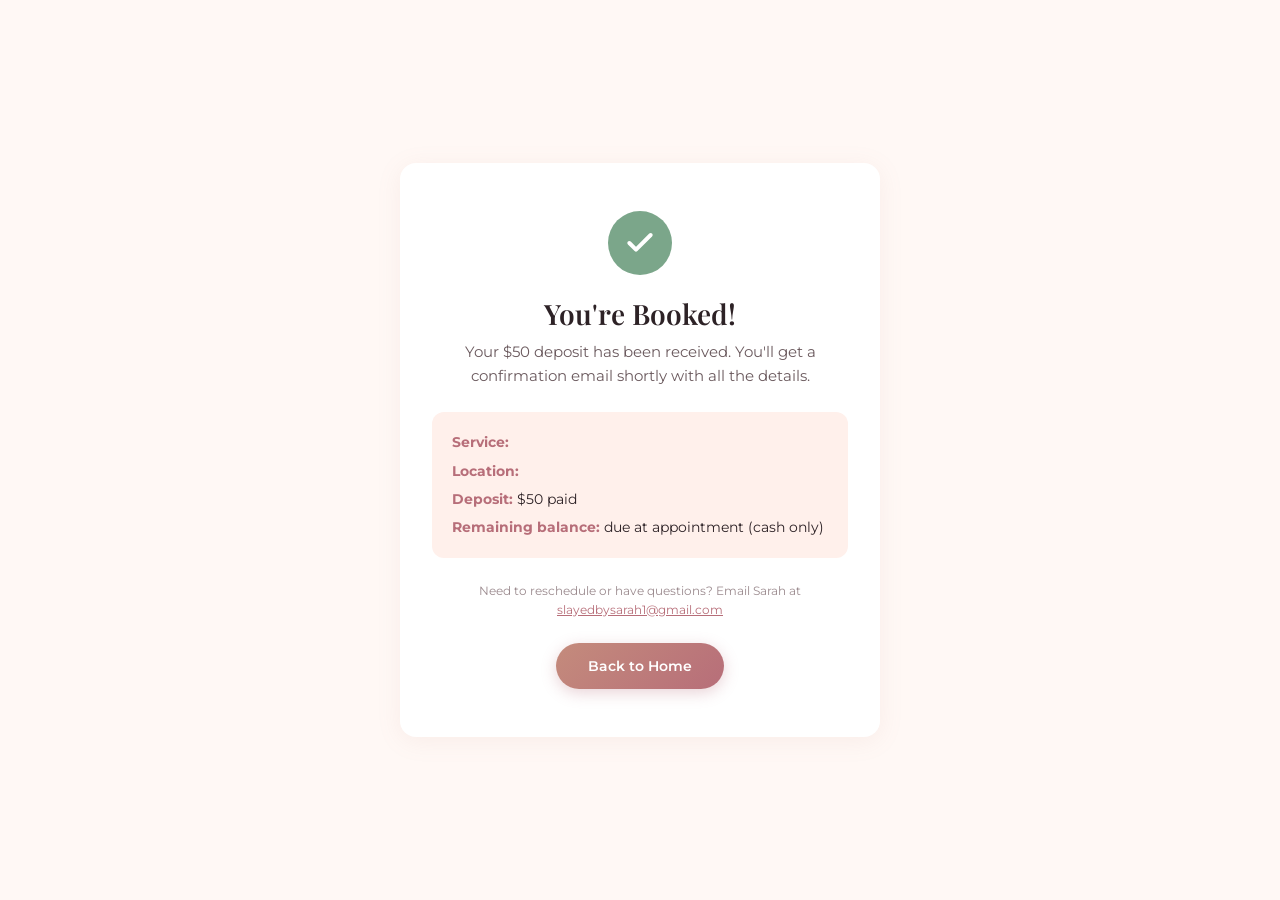
<file: book-success.html>
<!DOCTYPE html>
<html lang="en">

<head>
  <meta charset="UTF-8">
  <meta name="viewport" content="width=device-width, initial-scale=1.0">
  <title>Booking Confirmed | SlayedbySarah</title>
  <meta name="robots" content="noindex, nofollow">
  <link rel="preconnect" href="https://fonts.googleapis.com">
  <link rel="preconnect" href="https://fonts.gstatic.com" crossorigin>
  <link
    href="https://fonts.googleapis.com/css2?family=Playfair+Display:wght@400;600;700&family=Montserrat:wght@300;400;500;600&display=swap"
    rel="stylesheet">
  <style>
    * { margin: 0; padding: 0; box-sizing: border-box; }

    body {
      font-family: 'Montserrat', sans-serif;
      background: #FFF8F5;
      min-height: 100vh;
      display: flex;
      align-items: center;
      justify-content: center;
      padding: 24px;
    }

    .success-card {
      background: #fff;
      border-radius: 16px;
      padding: 48px 32px;
      max-width: 480px;
      width: 100%;
      text-align: center;
      box-shadow: 0 4px 24px rgba(196, 139, 124, 0.1);
    }

    .success-icon {
      width: 64px;
      height: 64px;
      margin: 0 auto 20px;
      background: #7BA68A;
      border-radius: 50%;
      display: flex;
      align-items: center;
      justify-content: center;
    }

    .success-icon svg {
      width: 32px;
      height: 32px;
      stroke: #fff;
      fill: none;
      stroke-width: 3;
      stroke-linecap: round;
      stroke-linejoin: round;
    }

    .success-title {
      font-family: 'Playfair Display', Georgia, serif;
      font-size: 1.75rem;
      font-weight: 600;
      color: #2D2226;
      margin-bottom: 8px;
    }

    .success-subtitle {
      font-size: 0.95rem;
      color: #6B5A5E;
      line-height: 1.6;
      margin-bottom: 24px;
    }

    .success-details {
      background: #FFF0EB;
      border-radius: 12px;
      padding: 20px;
      margin-bottom: 24px;
      text-align: left;
    }

    .success-details p {
      font-size: 0.85rem;
      color: #2D2226;
      margin-bottom: 8px;
      line-height: 1.5;
    }

    .success-details p:last-child {
      margin-bottom: 0;
    }

    .success-details strong {
      color: #B76E79;
    }

    .success-note {
      font-size: 0.78rem;
      color: #9B8A8E;
      line-height: 1.5;
      margin-bottom: 24px;
    }

    .success-back {
      display: inline-flex;
      align-items: center;
      justify-content: center;
      padding: 14px 32px;
      font-family: 'Montserrat', sans-serif;
      font-size: 0.9rem;
      font-weight: 600;
      color: #fff;
      background: linear-gradient(135deg, #C48B7C, #B76E79);
      border: none;
      border-radius: 999px;
      text-decoration: none;
      cursor: pointer;
      box-shadow: 0 4px 15px rgba(183, 110, 121, 0.3);
      transition: all 0.25s ease;
    }

    .success-back:hover {
      transform: translateY(-2px);
      box-shadow: 0 6px 25px rgba(183, 110, 121, 0.4);
    }
  </style>
</head>

<body>
  <div class="success-card">
    <div class="success-icon">
      <svg viewBox="0 0 24 24"><polyline points="20 6 9 17 4 12"/></svg>
    </div>
    <h1 class="success-title">You're Booked!</h1>
    <p class="success-subtitle">
      Your $50 deposit has been received. You'll get a confirmation email shortly with all the details.
    </p>
    <div class="success-details">
      <p id="serviceLine"><strong>Service:</strong> <span id="serviceVal"></span></p>
      <p id="locationLine"><strong>Location:</strong> <span id="locationVal"></span></p>
      <p><strong>Deposit:</strong> $50 paid</p>
      <p id="balanceLine"><strong>Remaining balance:</strong> due at appointment (cash only)</p>
    </div>
    <p class="success-note">
      Need to reschedule or have questions? Email Sarah at
      <a href="mailto:slayedbysarah1@gmail.com" style="color:#B76E79;">slayedbysarah1@gmail.com</a>
    </p>
    <a href="/" class="success-back">Back to Home</a>
  </div>
  <script>
    const API = 'https://getestimateflow--estimateflow-webhooks-sbs-booking.modal.run';
    const addresses = {
      houston: 'Houston, TX',
      boston: '252 Belmont St, Brockton, MA',
    };

    function renderDetails(serviceName, servicePrice, bookingLoc) {
      const serviceEl = document.getElementById('serviceVal');
      if (serviceName && serviceEl) {
        serviceEl.textContent = decodeURIComponent(serviceName);
      } else if (serviceEl) {
        document.getElementById('serviceLine').style.display = 'none';
      }

      const locationEl = document.getElementById('locationVal');
      if (bookingLoc && addresses[bookingLoc] && locationEl) {
        locationEl.textContent = addresses[bookingLoc];
      } else if (bookingLoc && locationEl) {
        locationEl.textContent = bookingLoc.charAt(0).toUpperCase() + bookingLoc.slice(1);
      } else if (locationEl) {
        document.getElementById('locationLine').style.display = 'none';
      }

      if (servicePrice > 0) {
        const remaining = Math.max(servicePrice - 50, 0);
        if (remaining > 0) {
          document.getElementById('balanceLine').innerHTML =
            `<strong>Remaining balance:</strong> $${remaining} due at appointment (cash only)`;
        } else {
          document.getElementById('balanceLine').innerHTML =
            `<strong>Balance:</strong> Paid in full`;
        }
      }
    }

    // Try 3 sources: localStorage → URL params → Stripe session API
    const params = new URLSearchParams(window.location.search);
    let serviceName = '', servicePrice = 0, bookingLoc = '';

    try {
      const stored = JSON.parse(localStorage.getItem('sbs_booking') || '{}');
      serviceName = stored.service_name || '';
      servicePrice = stored.service_price || 0;
      bookingLoc = stored.location || '';
      localStorage.removeItem('sbs_booking');
    } catch (e) {}

    if (!serviceName) serviceName = params.get('service_name') || '';
    if (!servicePrice) servicePrice = parseInt(params.get('service_price')) || 0;
    if (!bookingLoc) bookingLoc = params.get('location') || '';

    if (serviceName) {
      renderDetails(serviceName, servicePrice, bookingLoc);
    } else {
      // Last resort: fetch from Stripe session via backend
      const sessionId = params.get('session_id') || '';
      if (sessionId) {
        fetch(API, {
          method: 'POST',
          headers: { 'Content-Type': 'application/json' },
          body: JSON.stringify({ action: 'get_session', session_id: sessionId }),
        })
          .then(r => r.json())
          .then(data => {
            if (data.success) {
              renderDetails(data.service_name, parseInt(data.service_price) || 0, data.location);
            }
          })
          .catch(() => {});
      }
    }
  </script>
</body>

</html>
</file>
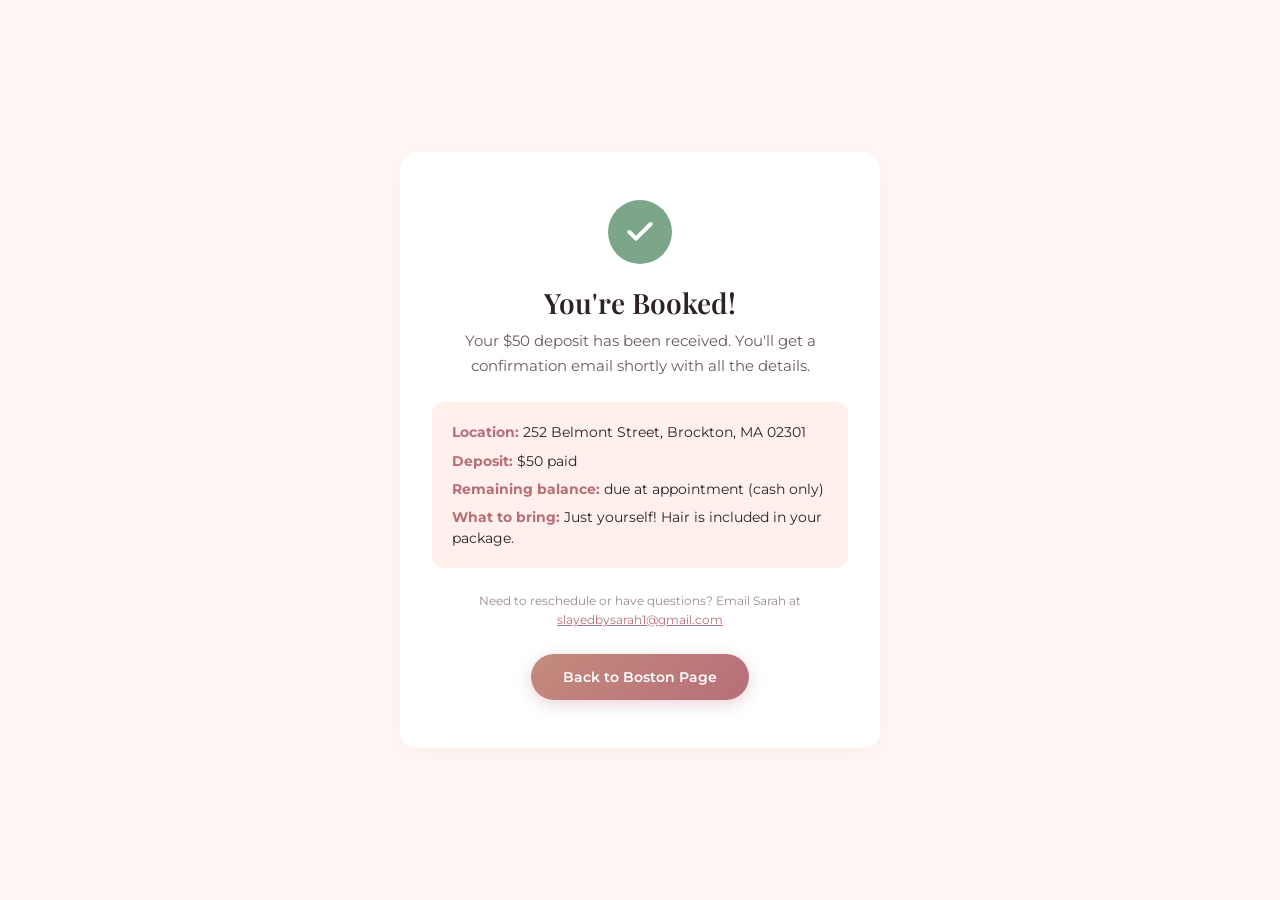
<file: boston-book-success.html>
<!DOCTYPE html>
<html lang="en">

<head>
  <meta charset="UTF-8">
  <meta name="viewport" content="width=device-width, initial-scale=1.0">
  <title>Booking Confirmed | SlayedbySarah Boston</title>
  <meta name="robots" content="noindex, nofollow">
  <link rel="preconnect" href="https://fonts.googleapis.com">
  <link rel="preconnect" href="https://fonts.gstatic.com" crossorigin>
  <link
    href="https://fonts.googleapis.com/css2?family=Playfair+Display:wght@400;600;700&family=Montserrat:wght@300;400;500;600&display=swap"
    rel="stylesheet">
  <style>
    * { margin: 0; padding: 0; box-sizing: border-box; }

    body {
      font-family: 'Montserrat', sans-serif;
      background: #FFF8F5;
      min-height: 100vh;
      display: flex;
      align-items: center;
      justify-content: center;
      padding: 24px;
    }

    .success-card {
      background: #fff;
      border-radius: 16px;
      padding: 48px 32px;
      max-width: 480px;
      width: 100%;
      text-align: center;
      box-shadow: 0 4px 24px rgba(196, 139, 124, 0.1);
    }

    .success-icon {
      width: 64px;
      height: 64px;
      margin: 0 auto 20px;
      background: #7BA68A;
      border-radius: 50%;
      display: flex;
      align-items: center;
      justify-content: center;
    }

    .success-icon svg {
      width: 32px;
      height: 32px;
      stroke: #fff;
      fill: none;
      stroke-width: 3;
      stroke-linecap: round;
      stroke-linejoin: round;
    }

    .success-title {
      font-family: 'Playfair Display', Georgia, serif;
      font-size: 1.75rem;
      font-weight: 600;
      color: #2D2226;
      margin-bottom: 8px;
    }

    .success-subtitle {
      font-size: 0.95rem;
      color: #6B5A5E;
      line-height: 1.6;
      margin-bottom: 24px;
    }

    .success-details {
      background: #FFF0EB;
      border-radius: 12px;
      padding: 20px;
      margin-bottom: 24px;
      text-align: left;
    }

    .success-details p {
      font-size: 0.85rem;
      color: #2D2226;
      margin-bottom: 8px;
      line-height: 1.5;
    }

    .success-details p:last-child {
      margin-bottom: 0;
    }

    .success-details strong {
      color: #B76E79;
    }

    .success-note {
      font-size: 0.78rem;
      color: #9B8A8E;
      line-height: 1.5;
      margin-bottom: 24px;
    }

    .success-back {
      display: inline-flex;
      align-items: center;
      justify-content: center;
      padding: 14px 32px;
      font-family: 'Montserrat', sans-serif;
      font-size: 0.9rem;
      font-weight: 600;
      color: #fff;
      background: linear-gradient(135deg, #C48B7C, #B76E79);
      border: none;
      border-radius: 999px;
      text-decoration: none;
      cursor: pointer;
      box-shadow: 0 4px 15px rgba(183, 110, 121, 0.3);
      transition: all 0.25s ease;
    }

    .success-back:hover {
      transform: translateY(-2px);
      box-shadow: 0 6px 25px rgba(183, 110, 121, 0.4);
    }
  </style>
</head>

<body>
  <div class="success-card">
    <div class="success-icon">
      <svg viewBox="0 0 24 24"><polyline points="20 6 9 17 4 12"/></svg>
    </div>
    <h1 class="success-title">You're Booked!</h1>
    <p class="success-subtitle">
      Your $50 deposit has been received. You'll get a confirmation email shortly with all the details.
    </p>
    <div class="success-details">
      <p><strong>Location:</strong> 252 Belmont Street, Brockton, MA 02301</p>
      <p><strong>Deposit:</strong> $50 paid</p>
      <p id="balanceLine"><strong>Remaining balance:</strong> due at appointment (cash only)</p>
      <p><strong>What to bring:</strong> Just yourself! Hair is included in your package.</p>
    </div>
    <p class="success-note">
      Need to reschedule or have questions? Email Sarah at
      <a href="mailto:slayedbysarah1@gmail.com" style="color:#B76E79;">slayedbysarah1@gmail.com</a>
    </p>
    <a href="boston.html" class="success-back">Back to Boston Page</a>
  </div>
  <script>
    const params = new URLSearchParams(window.location.search);
    const hairPrice = parseInt(params.get('hair_price'));
    const hairLength = params.get('hair_length');
    if (hairPrice && hairPrice > 50) {
      const remaining = hairPrice - 50;
      document.getElementById('balanceLine').innerHTML =
        `<strong>Remaining balance:</strong> $${remaining} due at appointment (cash only)`;
    }
  </script>
</body>

</html>
</file>
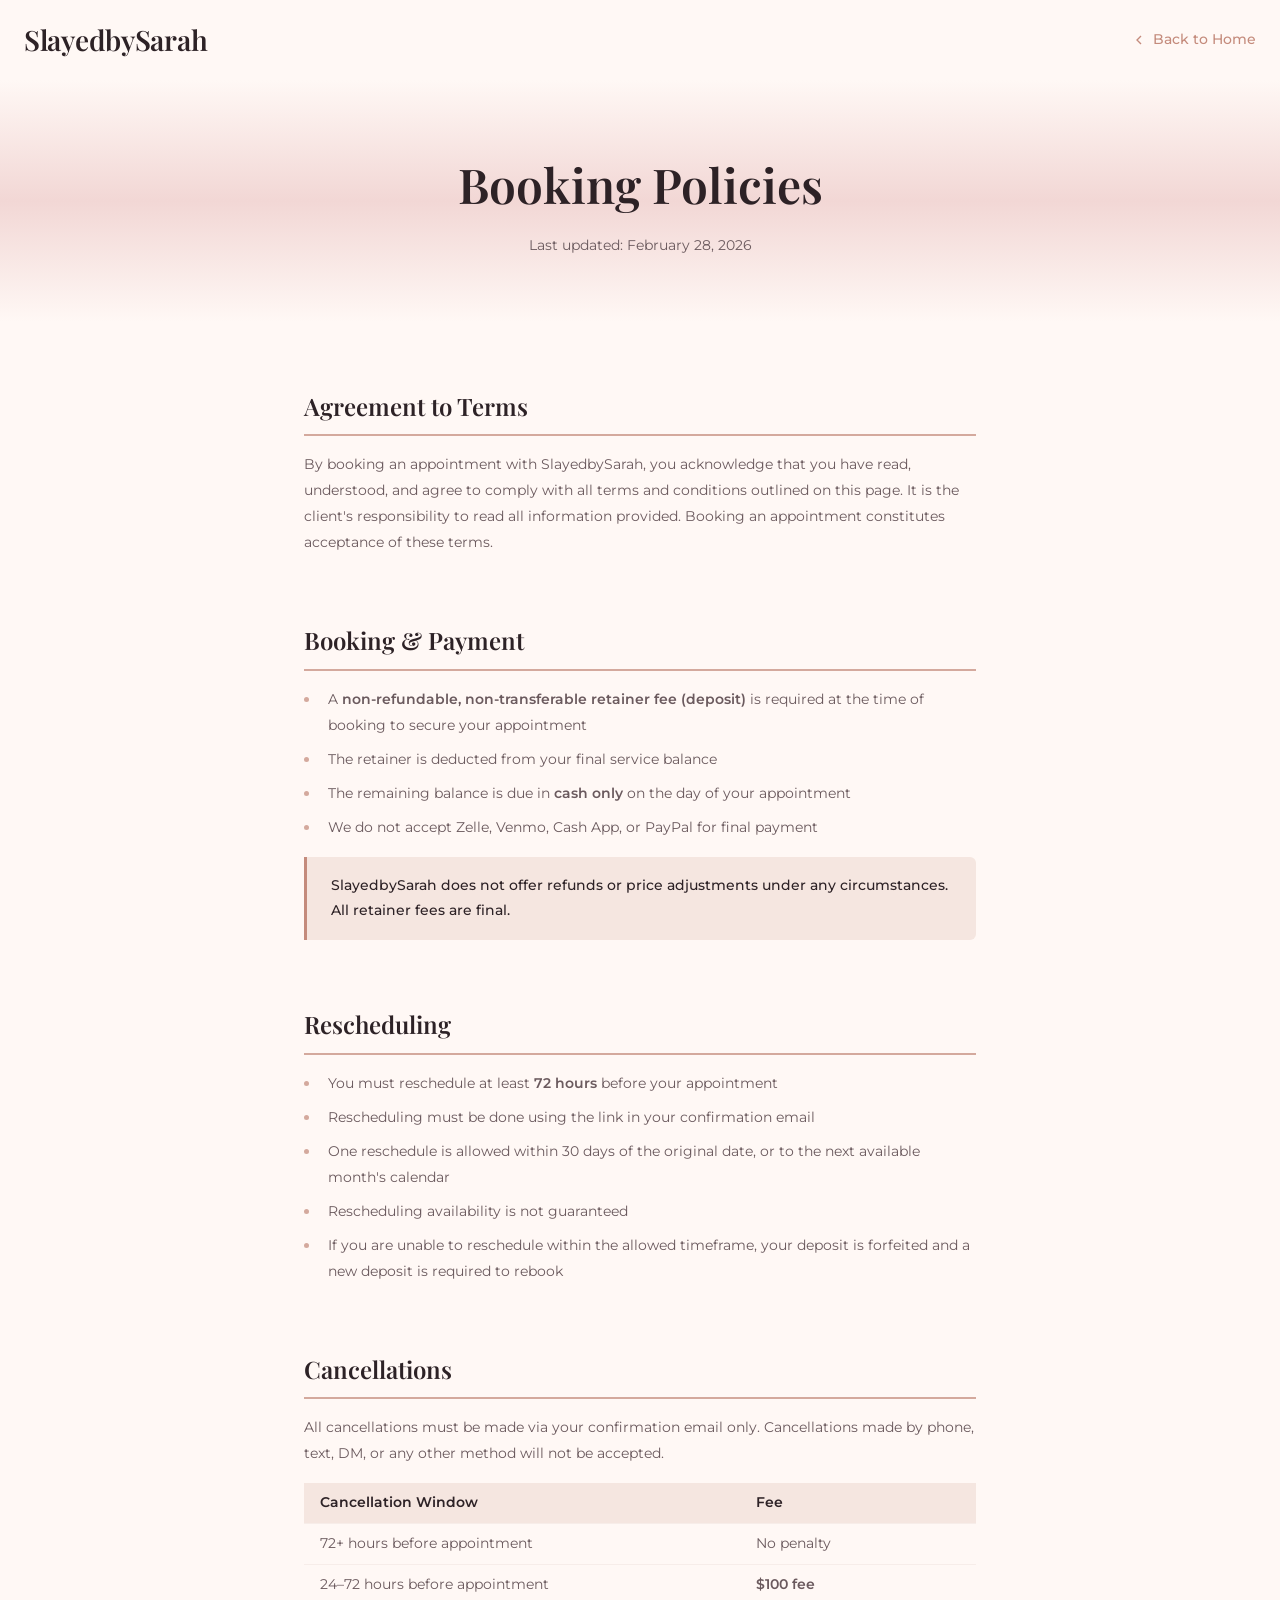
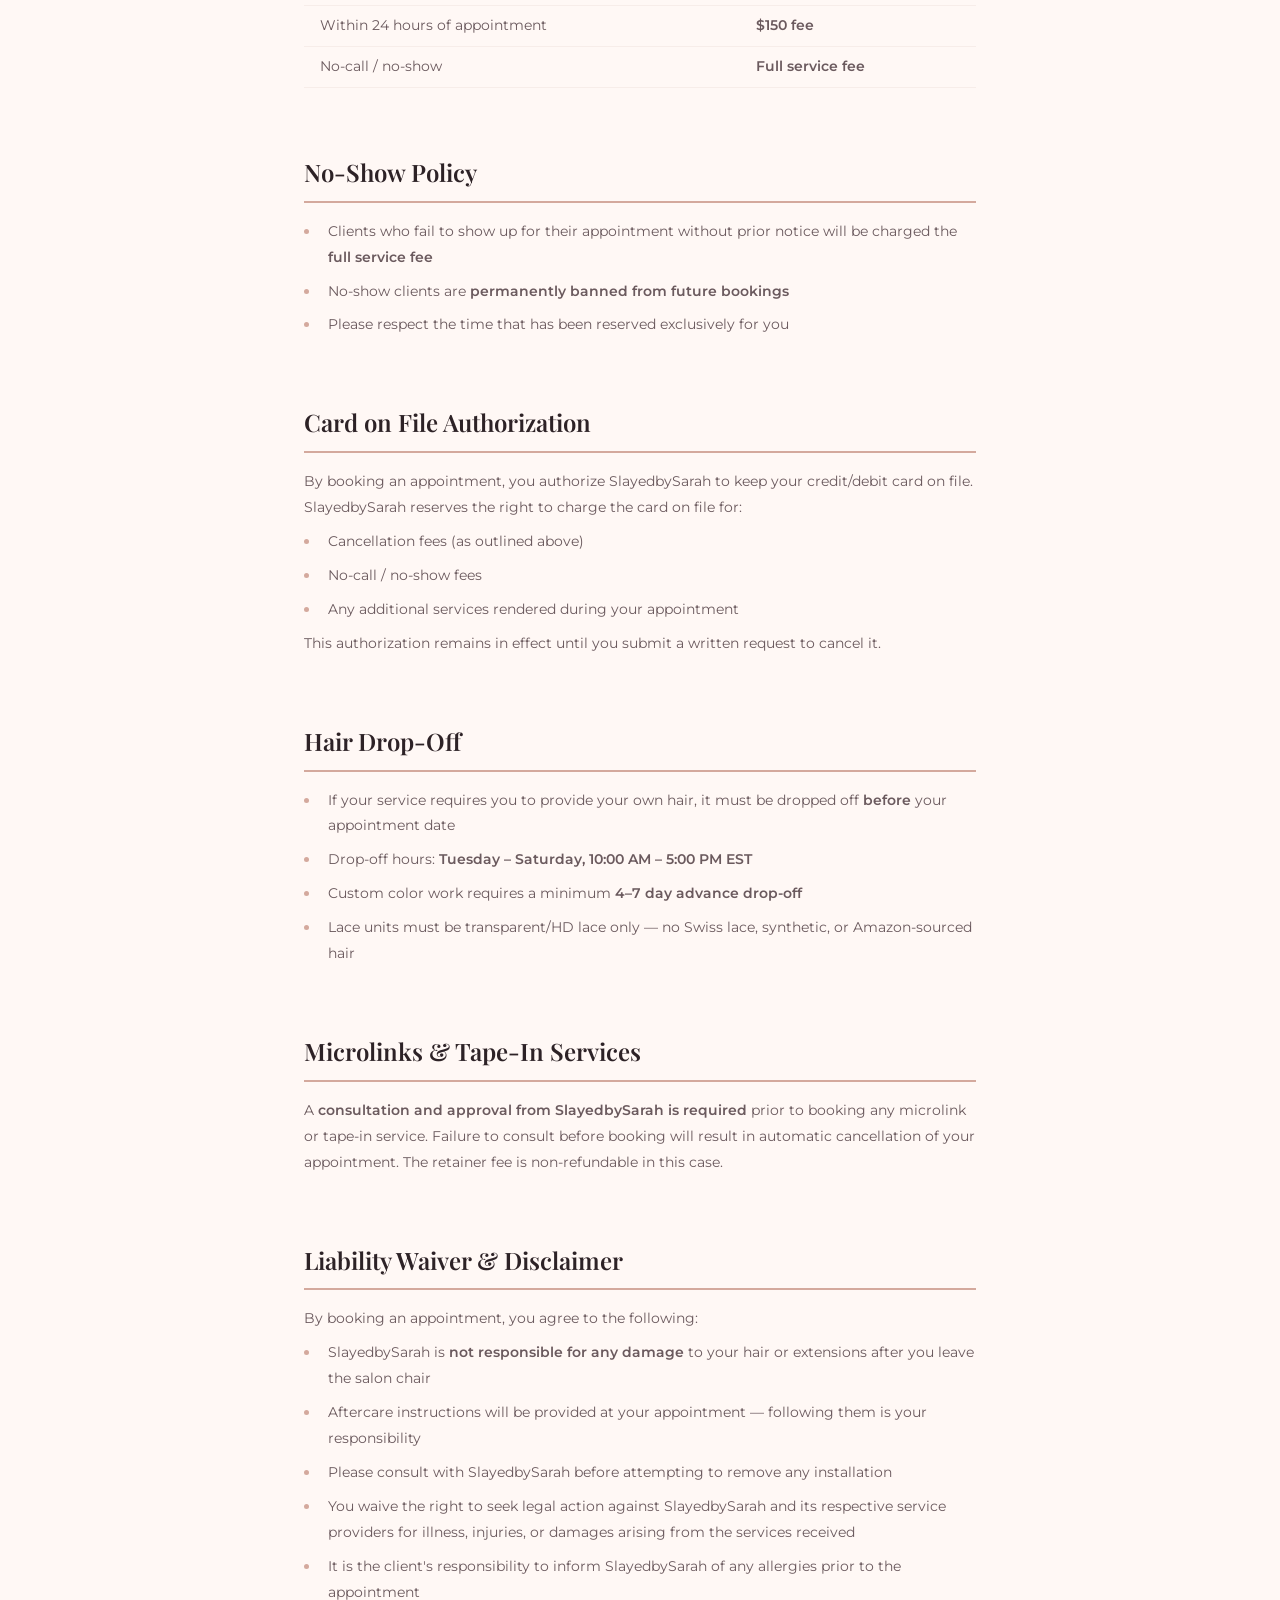
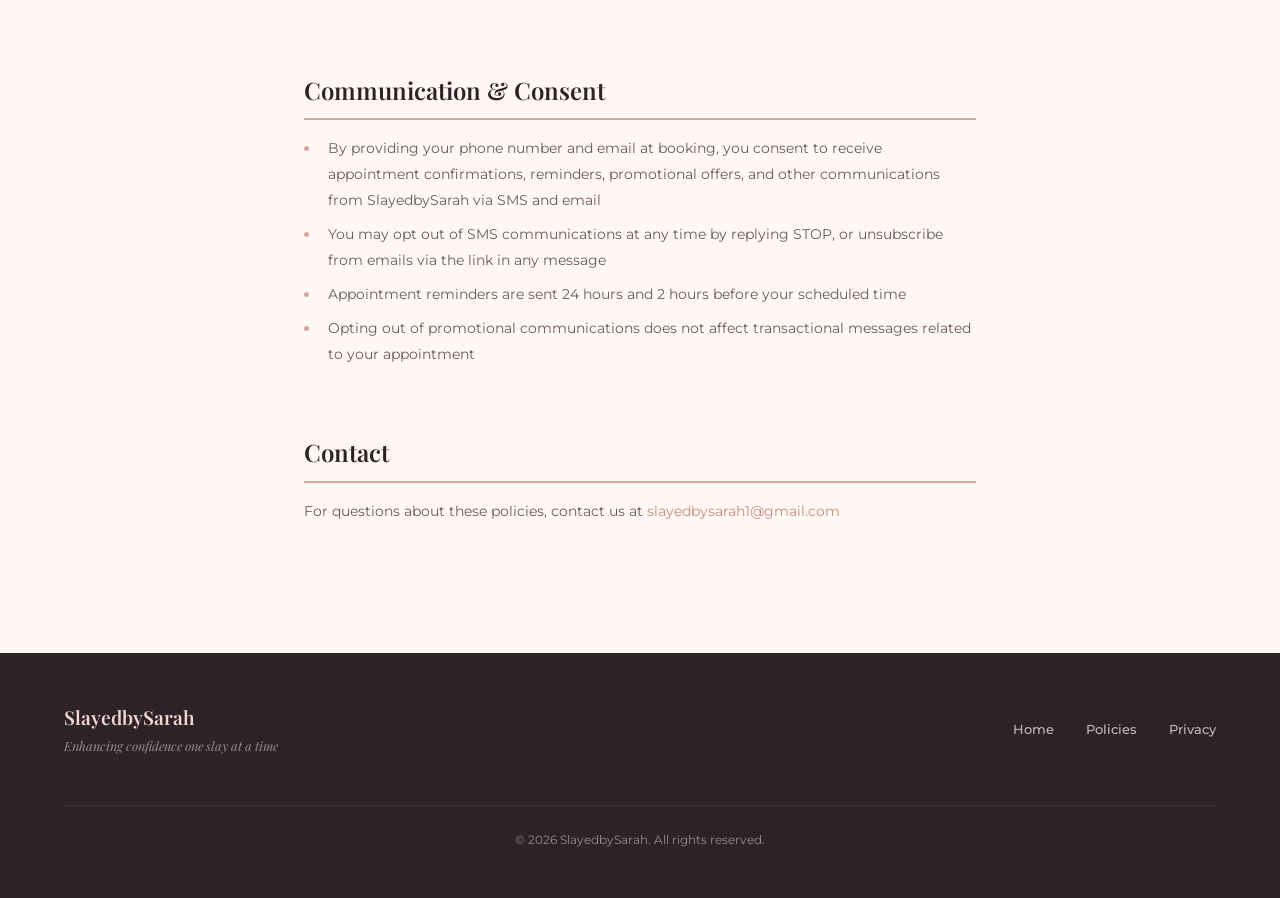
<file: policies.html>
<!DOCTYPE html>
<html lang="en">
<head>
  <meta charset="UTF-8">
  <meta name="viewport" content="width=device-width, initial-scale=1.0">
  <title>Booking Policies | SlayedbySarah</title>
  <meta name="description" content="Booking policies, cancellation terms, and service agreement for SlayedbySarah luxury hair installations.">
  <link rel="preconnect" href="https://fonts.googleapis.com">
  <link rel="preconnect" href="https://fonts.gstatic.com" crossorigin>
  <link href="https://fonts.googleapis.com/css2?family=Playfair+Display:wght@400;600;700&family=Montserrat:wght@300;400;500;600&display=swap" rel="stylesheet">
  <link rel="stylesheet" href="css/style.css">
  <style>
    body { padding-top: 0; }

    .legal-nav {
      padding: var(--space-md) var(--space-lg);
      display: flex;
      align-items: center;
      justify-content: space-between;
    }

    .legal-nav .nav-logo { font-size: 1.75rem; color: var(--color-text); }

    .legal-back {
      font-family: var(--font-body);
      font-size: 0.85rem;
      font-weight: 500;
      color: var(--color-primary);
      text-decoration: none;
      display: flex;
      align-items: center;
      gap: 6px;
    }

    .legal-back:hover { text-decoration: underline; }

    .legal-hero {
      background: linear-gradient(180deg, #FFF8F5 0%, #F2D7D5 50%, #FFF8F5 100%);
      text-align: center;
      padding: var(--space-3xl) var(--space-lg);
    }

    .legal-hero h1 {
      font-family: var(--font-heading);
      font-size: 2.4rem;
      font-weight: 600;
      color: var(--color-text);
      margin-bottom: var(--space-sm);
    }

    .legal-hero p {
      font-size: 0.9rem;
      color: var(--color-text-secondary);
    }

    .legal-content {
      max-width: 720px;
      margin: 0 auto;
      padding: var(--space-3xl) var(--space-lg);
    }

    .legal-section {
      margin-bottom: var(--space-3xl);
    }

    .legal-section h2 {
      font-family: var(--font-heading);
      font-size: 1.5rem;
      font-weight: 600;
      color: var(--color-text);
      margin-bottom: var(--space-md);
      padding-bottom: var(--space-sm);
      border-bottom: 2px solid var(--color-primary-light);
    }

    .legal-section h3 {
      font-family: var(--font-heading);
      font-size: 1.15rem;
      font-weight: 600;
      color: var(--color-text);
      margin-top: var(--space-xl);
      margin-bottom: var(--space-sm);
    }

    .legal-section p,
    .legal-section li {
      font-family: var(--font-body);
      font-size: 0.9rem;
      color: var(--color-text-secondary);
      line-height: 1.8;
      margin-bottom: var(--space-sm);
    }

    .legal-section ul {
      list-style: none;
      padding: 0;
    }

    .legal-section ul li {
      padding-left: var(--space-lg);
      position: relative;
    }

    .legal-section ul li::before {
      content: '';
      position: absolute;
      left: 0;
      top: 10px;
      width: 5px;
      height: 5px;
      border-radius: 50%;
      background: var(--color-primary-light);
    }

    .legal-section .fee-table {
      width: 100%;
      border-collapse: collapse;
      margin: var(--space-md) 0;
      font-size: 0.88rem;
    }

    .legal-section .fee-table th,
    .legal-section .fee-table td {
      text-align: left;
      padding: var(--space-sm) var(--space-md);
      border-bottom: 1px solid var(--color-border-light);
      font-family: var(--font-body);
    }

    .legal-section .fee-table th {
      font-weight: 600;
      color: var(--color-text);
      background: var(--color-primary-subtle);
    }

    .legal-section .fee-table td {
      color: var(--color-text-secondary);
    }

    .legal-highlight {
      background: var(--color-primary-subtle);
      border-left: 3px solid var(--color-primary);
      padding: var(--space-md) var(--space-lg);
      border-radius: 0 var(--radius-sm) var(--radius-sm) 0;
      margin: var(--space-md) 0;
    }

    .legal-highlight p {
      margin-bottom: 0;
      font-weight: 500;
      color: var(--color-text);
    }

    @media (min-width: 769px) {
      .legal-hero h1 { font-size: 3rem; }
    }
  </style>
</head>
<body>

  <div class="legal-nav">
    <a href="/" class="nav-logo">SlayedbySarah</a>
    <a href="/" class="legal-back">
      <svg width="16" height="16" viewBox="0 0 24 24" fill="none" stroke="currentColor" stroke-width="2"><polyline points="15 18 9 12 15 6"/></svg>
      Back to Home
    </a>
  </div>

  <div class="legal-hero">
    <h1>Booking Policies</h1>
    <p>Last updated: February 28, 2026</p>
  </div>

  <div class="legal-content">

    <div class="legal-section">
      <h2>Agreement to Terms</h2>
      <p>By booking an appointment with SlayedbySarah, you acknowledge that you have read, understood, and agree to comply with all terms and conditions outlined on this page. It is the client's responsibility to read all information provided. Booking an appointment constitutes acceptance of these terms.</p>
    </div>

    <div class="legal-section">
      <h2>Booking & Payment</h2>
      <ul>
        <li>A <strong>non-refundable, non-transferable retainer fee (deposit)</strong> is required at the time of booking to secure your appointment</li>
        <li>The retainer is deducted from your final service balance</li>
        <li>The remaining balance is due in <strong>cash only</strong> on the day of your appointment</li>
        <li>We do not accept Zelle, Venmo, Cash App, or PayPal for final payment</li>
      </ul>
      <div class="legal-highlight">
        <p>SlayedbySarah does not offer refunds or price adjustments under any circumstances. All retainer fees are final.</p>
      </div>
    </div>

    <div class="legal-section">
      <h2>Rescheduling</h2>
      <ul>
        <li>You must reschedule at least <strong>72 hours</strong> before your appointment</li>
        <li>Rescheduling must be done using the link in your confirmation email</li>
        <li>One reschedule is allowed within 30 days of the original date, or to the next available month's calendar</li>
        <li>Rescheduling availability is not guaranteed</li>
        <li>If you are unable to reschedule within the allowed timeframe, your deposit is forfeited and a new deposit is required to rebook</li>
      </ul>
    </div>

    <div class="legal-section">
      <h2>Cancellations</h2>
      <p>All cancellations must be made via your confirmation email only. Cancellations made by phone, text, DM, or any other method will not be accepted.</p>
      <table class="fee-table">
        <thead>
          <tr>
            <th>Cancellation Window</th>
            <th>Fee</th>
          </tr>
        </thead>
        <tbody>
          <tr>
            <td>72+ hours before appointment</td>
            <td>No penalty</td>
          </tr>
          <tr>
            <td>24&ndash;72 hours before appointment</td>
            <td><strong>$100 fee</strong></td>
          </tr>
          <tr>
            <td>Within 24 hours of appointment</td>
            <td><strong>$150 fee</strong></td>
          </tr>
          <tr>
            <td>No-call / no-show</td>
            <td><strong>Full service fee</strong></td>
          </tr>
        </tbody>
      </table>
    </div>

    <div class="legal-section">
      <h2>No-Show Policy</h2>
      <ul>
        <li>Clients who fail to show up for their appointment without prior notice will be charged the <strong>full service fee</strong></li>
        <li>No-show clients are <strong>permanently banned from future bookings</strong></li>
        <li>Please respect the time that has been reserved exclusively for you</li>
      </ul>
    </div>

    <div class="legal-section">
      <h2>Card on File Authorization</h2>
      <p>By booking an appointment, you authorize SlayedbySarah to keep your credit/debit card on file. SlayedbySarah reserves the right to charge the card on file for:</p>
      <ul>
        <li>Cancellation fees (as outlined above)</li>
        <li>No-call / no-show fees</li>
        <li>Any additional services rendered during your appointment</li>
      </ul>
      <p>This authorization remains in effect until you submit a written request to cancel it.</p>
    </div>

    <div class="legal-section">
      <h2>Hair Drop-Off</h2>
      <ul>
        <li>If your service requires you to provide your own hair, it must be dropped off <strong>before</strong> your appointment date</li>
        <li>Drop-off hours: <strong>Tuesday &ndash; Saturday, 10:00 AM &ndash; 5:00 PM EST</strong></li>
        <li>Custom color work requires a minimum <strong>4&ndash;7 day advance drop-off</strong></li>
        <li>Lace units must be transparent/HD lace only &mdash; no Swiss lace, synthetic, or Amazon-sourced hair</li>
      </ul>
    </div>

    <div class="legal-section">
      <h2>Microlinks & Tape-In Services</h2>
      <p>A <strong>consultation and approval from SlayedbySarah is required</strong> prior to booking any microlink or tape-in service. Failure to consult before booking will result in automatic cancellation of your appointment. The retainer fee is non-refundable in this case.</p>
    </div>

    <div class="legal-section">
      <h2>Liability Waiver & Disclaimer</h2>
      <p>By booking an appointment, you agree to the following:</p>
      <ul>
        <li>SlayedbySarah is <strong>not responsible for any damage</strong> to your hair or extensions after you leave the salon chair</li>
        <li>Aftercare instructions will be provided at your appointment &mdash; following them is your responsibility</li>
        <li>Please consult with SlayedbySarah before attempting to remove any installation</li>
        <li>You waive the right to seek legal action against SlayedbySarah and its respective service providers for illness, injuries, or damages arising from the services received</li>
        <li>It is the client's responsibility to inform SlayedbySarah of any allergies prior to the appointment</li>
      </ul>
    </div>

    <div class="legal-section">
      <h2>Communication & Consent</h2>
      <ul>
        <li>By providing your phone number and email at booking, you consent to receive appointment confirmations, reminders, promotional offers, and other communications from SlayedbySarah via SMS and email</li>
        <li>You may opt out of SMS communications at any time by replying STOP, or unsubscribe from emails via the link in any message</li>
        <li>Appointment reminders are sent 24 hours and 2 hours before your scheduled time</li>
        <li>Opting out of promotional communications does not affect transactional messages related to your appointment</li>
      </ul>
    </div>

    <div class="legal-section">
      <h2>Contact</h2>
      <p>For questions about these policies, contact us at <a href="mailto:slayedbysarah1@gmail.com" style="color: var(--color-primary);">slayedbysarah1@gmail.com</a></p>
    </div>

  </div>

  <footer class="footer">
    <div class="container">
      <div class="footer-content">
        <div class="footer-brand">
          <span class="footer-logo">SlayedbySarah</span>
          <p class="footer-tagline">Enhancing confidence one slay at a time</p>
        </div>
        <div class="footer-links">
          <a href="/">Home</a>
          <a href="/policies">Policies</a>
          <a href="/privacy">Privacy</a>
        </div>
        <p class="footer-copy">&copy; 2026 SlayedbySarah. All rights reserved.</p>
      </div>
    </div>
  </footer>

</body>
</html>
</file>
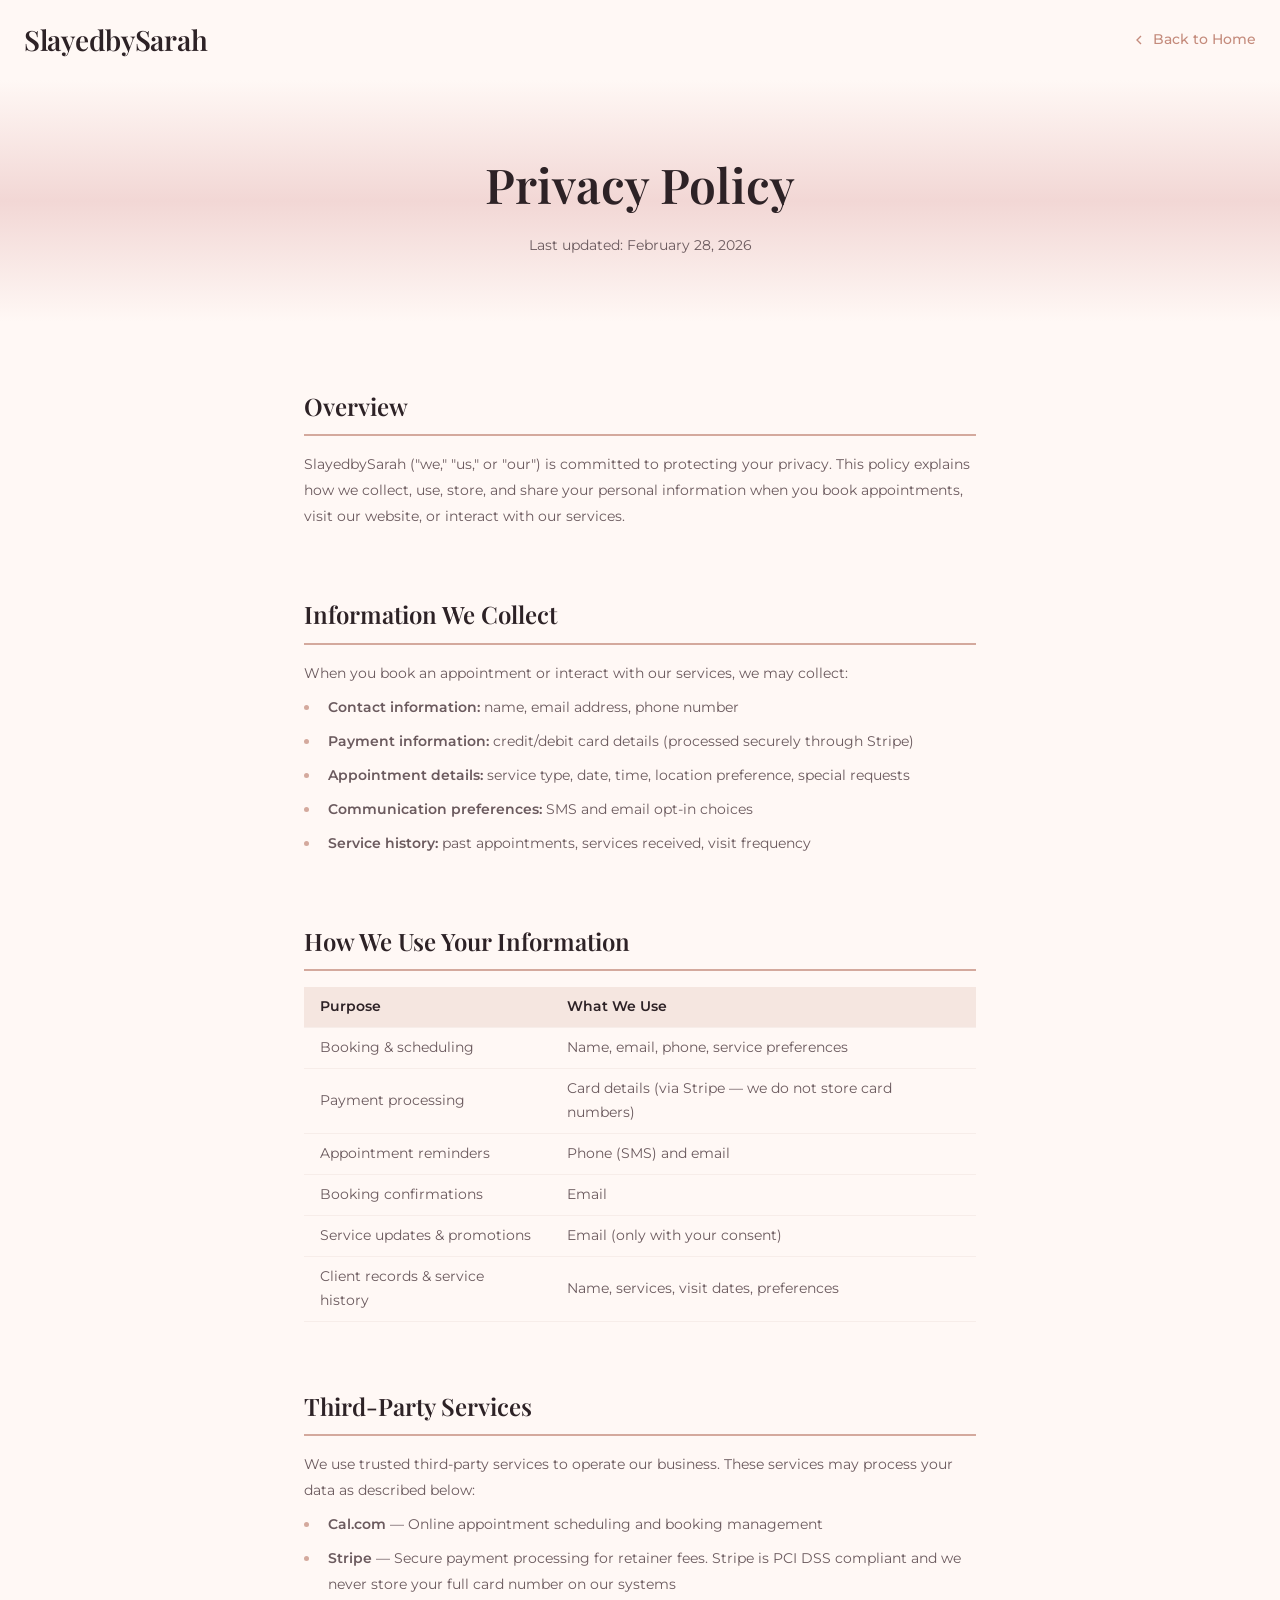
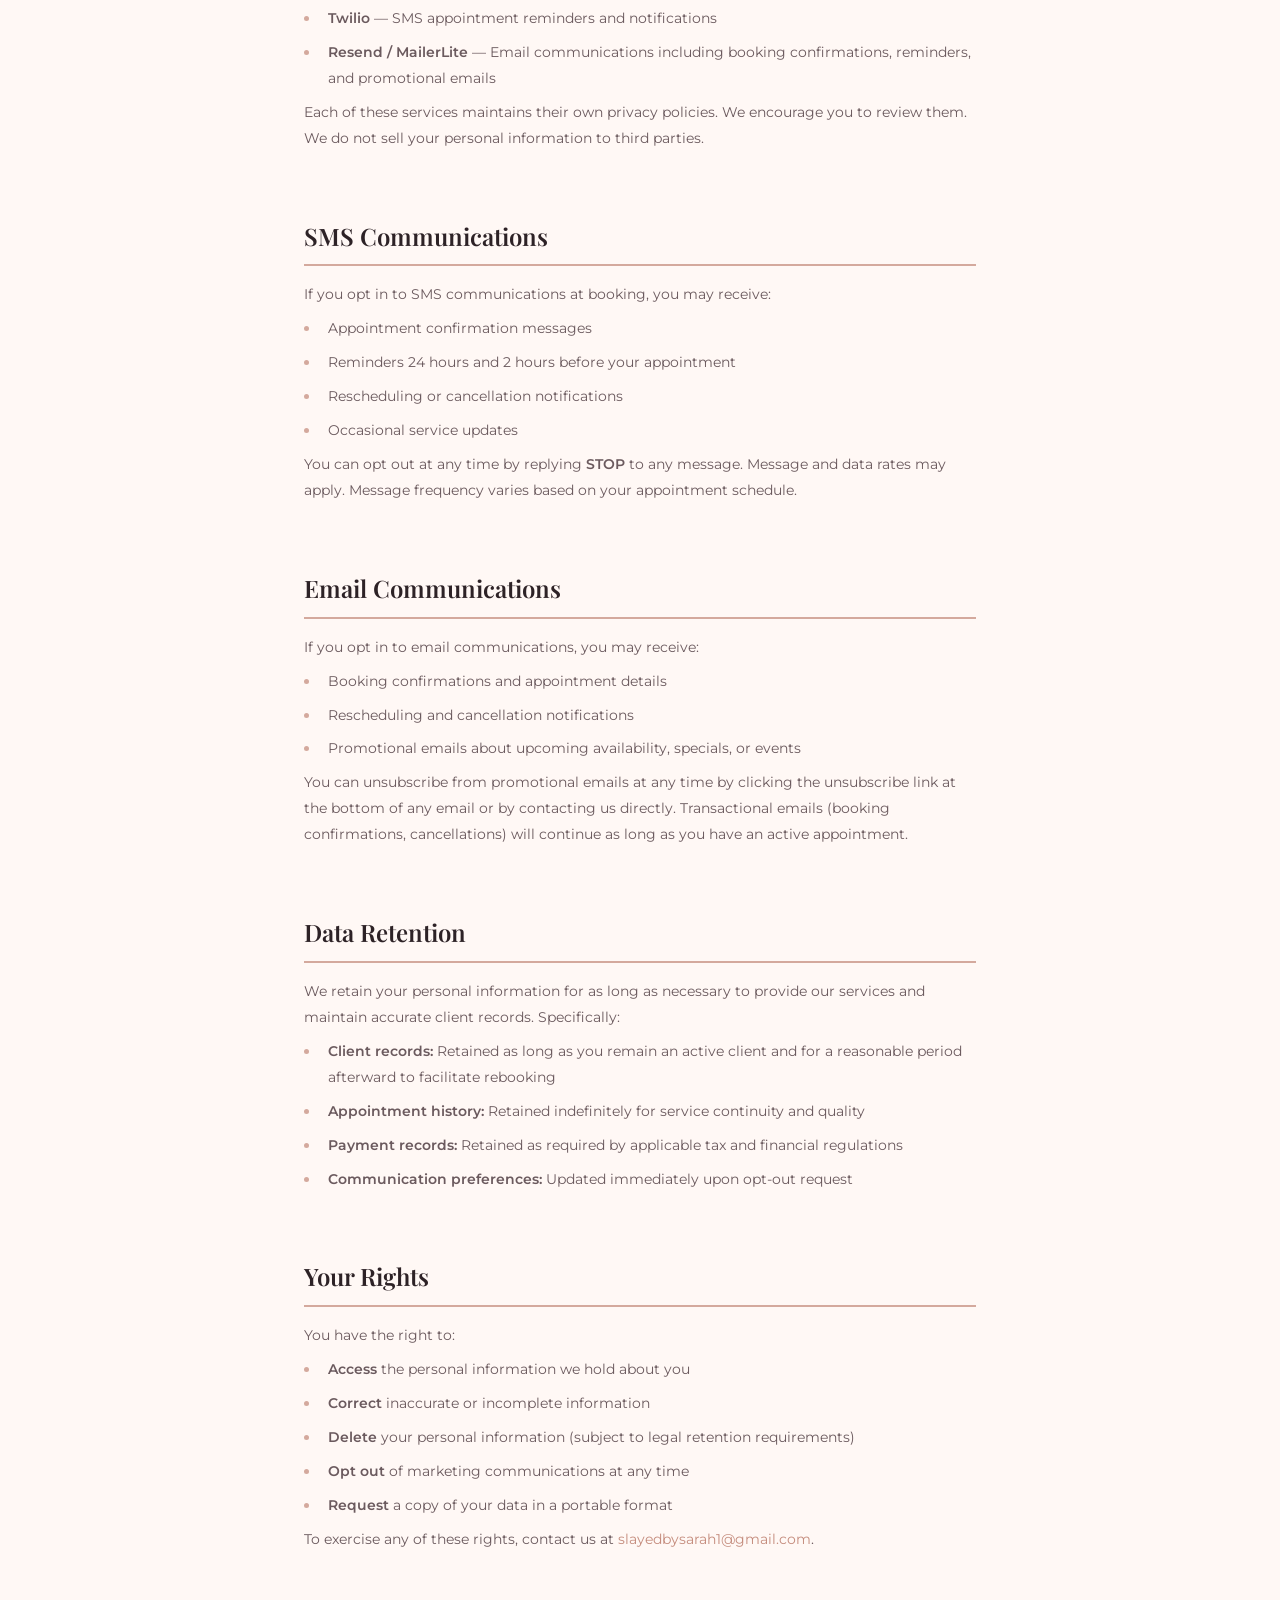
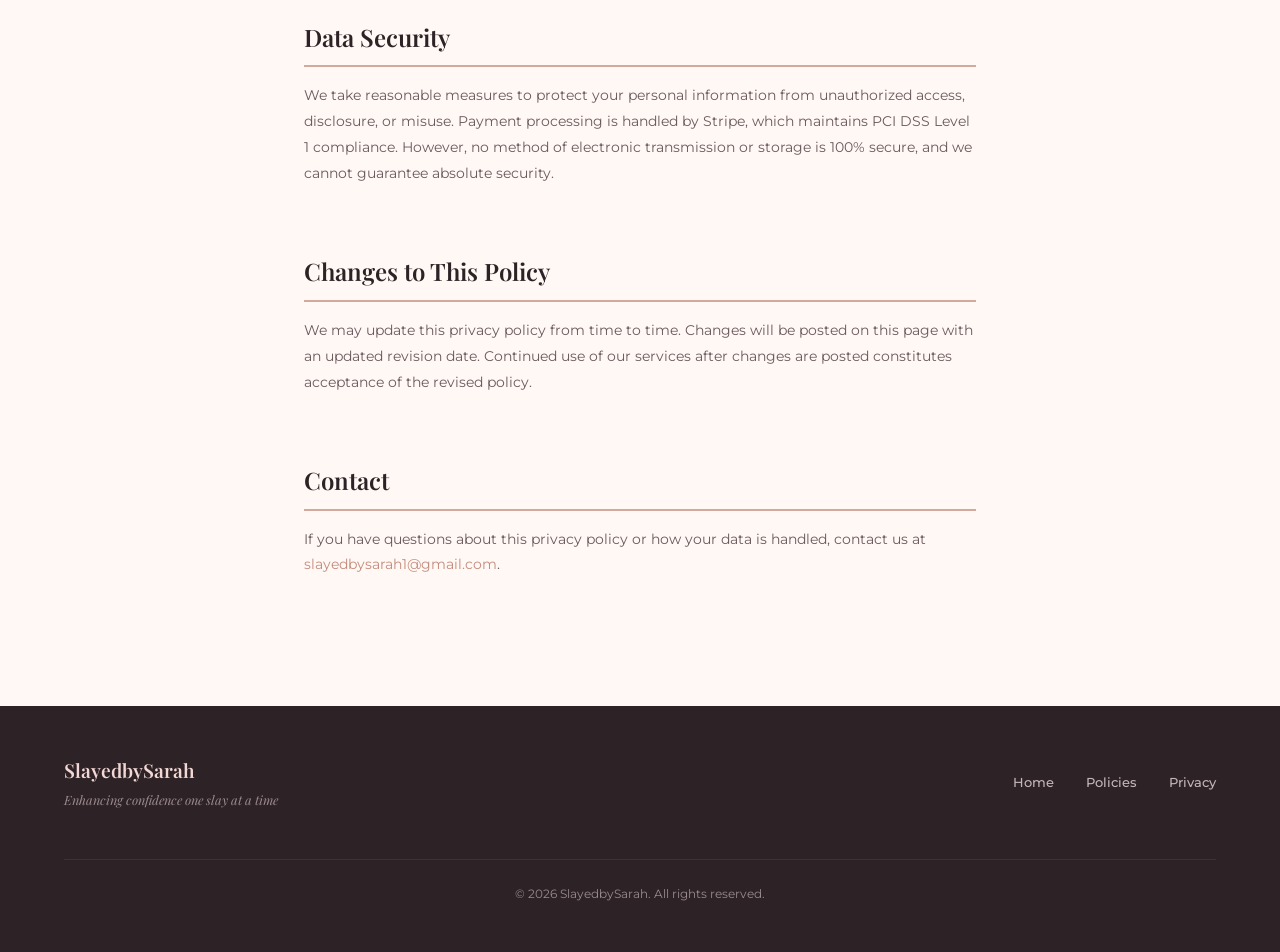
<file: privacy.html>
<!DOCTYPE html>
<html lang="en">
<head>
  <meta charset="UTF-8">
  <meta name="viewport" content="width=device-width, initial-scale=1.0">
  <title>Privacy Policy | SlayedbySarah</title>
  <meta name="description" content="Privacy policy for SlayedbySarah. Learn how we collect, use, and protect your personal information.">
  <link rel="preconnect" href="https://fonts.googleapis.com">
  <link rel="preconnect" href="https://fonts.gstatic.com" crossorigin>
  <link href="https://fonts.googleapis.com/css2?family=Playfair+Display:wght@400;600;700&family=Montserrat:wght@300;400;500;600&display=swap" rel="stylesheet">
  <link rel="stylesheet" href="css/style.css">
  <style>
    body { padding-top: 0; }

    .legal-nav {
      padding: var(--space-md) var(--space-lg);
      display: flex;
      align-items: center;
      justify-content: space-between;
    }

    .legal-nav .nav-logo { font-size: 1.75rem; color: var(--color-text); }

    .legal-back {
      font-family: var(--font-body);
      font-size: 0.85rem;
      font-weight: 500;
      color: var(--color-primary);
      text-decoration: none;
      display: flex;
      align-items: center;
      gap: 6px;
    }

    .legal-back:hover { text-decoration: underline; }

    .legal-hero {
      background: linear-gradient(180deg, #FFF8F5 0%, #F2D7D5 50%, #FFF8F5 100%);
      text-align: center;
      padding: var(--space-3xl) var(--space-lg);
    }

    .legal-hero h1 {
      font-family: var(--font-heading);
      font-size: 2.4rem;
      font-weight: 600;
      color: var(--color-text);
      margin-bottom: var(--space-sm);
    }

    .legal-hero p {
      font-size: 0.9rem;
      color: var(--color-text-secondary);
    }

    .legal-content {
      max-width: 720px;
      margin: 0 auto;
      padding: var(--space-3xl) var(--space-lg);
    }

    .legal-section {
      margin-bottom: var(--space-3xl);
    }

    .legal-section h2 {
      font-family: var(--font-heading);
      font-size: 1.5rem;
      font-weight: 600;
      color: var(--color-text);
      margin-bottom: var(--space-md);
      padding-bottom: var(--space-sm);
      border-bottom: 2px solid var(--color-primary-light);
    }

    .legal-section p,
    .legal-section li {
      font-family: var(--font-body);
      font-size: 0.9rem;
      color: var(--color-text-secondary);
      line-height: 1.8;
      margin-bottom: var(--space-sm);
    }

    .legal-section ul {
      list-style: none;
      padding: 0;
    }

    .legal-section ul li {
      padding-left: var(--space-lg);
      position: relative;
    }

    .legal-section ul li::before {
      content: '';
      position: absolute;
      left: 0;
      top: 10px;
      width: 5px;
      height: 5px;
      border-radius: 50%;
      background: var(--color-primary-light);
    }

    .legal-section .service-table {
      width: 100%;
      border-collapse: collapse;
      margin: var(--space-md) 0;
      font-size: 0.88rem;
    }

    .legal-section .service-table th,
    .legal-section .service-table td {
      text-align: left;
      padding: var(--space-sm) var(--space-md);
      border-bottom: 1px solid var(--color-border-light);
      font-family: var(--font-body);
    }

    .legal-section .service-table th {
      font-weight: 600;
      color: var(--color-text);
      background: var(--color-primary-subtle);
    }

    .legal-section .service-table td {
      color: var(--color-text-secondary);
    }

    @media (min-width: 769px) {
      .legal-hero h1 { font-size: 3rem; }
    }
  </style>
</head>
<body>

  <div class="legal-nav">
    <a href="/" class="nav-logo">SlayedbySarah</a>
    <a href="/" class="legal-back">
      <svg width="16" height="16" viewBox="0 0 24 24" fill="none" stroke="currentColor" stroke-width="2"><polyline points="15 18 9 12 15 6"/></svg>
      Back to Home
    </a>
  </div>

  <div class="legal-hero">
    <h1>Privacy Policy</h1>
    <p>Last updated: February 28, 2026</p>
  </div>

  <div class="legal-content">

    <div class="legal-section">
      <h2>Overview</h2>
      <p>SlayedbySarah ("we," "us," or "our") is committed to protecting your privacy. This policy explains how we collect, use, store, and share your personal information when you book appointments, visit our website, or interact with our services.</p>
    </div>

    <div class="legal-section">
      <h2>Information We Collect</h2>
      <p>When you book an appointment or interact with our services, we may collect:</p>
      <ul>
        <li><strong>Contact information:</strong> name, email address, phone number</li>
        <li><strong>Payment information:</strong> credit/debit card details (processed securely through Stripe)</li>
        <li><strong>Appointment details:</strong> service type, date, time, location preference, special requests</li>
        <li><strong>Communication preferences:</strong> SMS and email opt-in choices</li>
        <li><strong>Service history:</strong> past appointments, services received, visit frequency</li>
      </ul>
    </div>

    <div class="legal-section">
      <h2>How We Use Your Information</h2>
      <table class="service-table">
        <thead>
          <tr>
            <th>Purpose</th>
            <th>What We Use</th>
          </tr>
        </thead>
        <tbody>
          <tr>
            <td>Booking & scheduling</td>
            <td>Name, email, phone, service preferences</td>
          </tr>
          <tr>
            <td>Payment processing</td>
            <td>Card details (via Stripe &mdash; we do not store card numbers)</td>
          </tr>
          <tr>
            <td>Appointment reminders</td>
            <td>Phone (SMS) and email</td>
          </tr>
          <tr>
            <td>Booking confirmations</td>
            <td>Email</td>
          </tr>
          <tr>
            <td>Service updates & promotions</td>
            <td>Email (only with your consent)</td>
          </tr>
          <tr>
            <td>Client records & service history</td>
            <td>Name, services, visit dates, preferences</td>
          </tr>
        </tbody>
      </table>
    </div>

    <div class="legal-section">
      <h2>Third-Party Services</h2>
      <p>We use trusted third-party services to operate our business. These services may process your data as described below:</p>
      <ul>
        <li><strong>Cal.com</strong> &mdash; Online appointment scheduling and booking management</li>
        <li><strong>Stripe</strong> &mdash; Secure payment processing for retainer fees. Stripe is PCI DSS compliant and we never store your full card number on our systems</li>
        <li><strong>Twilio</strong> &mdash; SMS appointment reminders and notifications</li>
        <li><strong>Resend / MailerLite</strong> &mdash; Email communications including booking confirmations, reminders, and promotional emails</li>
      </ul>
      <p>Each of these services maintains their own privacy policies. We encourage you to review them. We do not sell your personal information to third parties.</p>
    </div>

    <div class="legal-section">
      <h2>SMS Communications</h2>
      <p>If you opt in to SMS communications at booking, you may receive:</p>
      <ul>
        <li>Appointment confirmation messages</li>
        <li>Reminders 24 hours and 2 hours before your appointment</li>
        <li>Rescheduling or cancellation notifications</li>
        <li>Occasional service updates</li>
      </ul>
      <p>You can opt out at any time by replying <strong>STOP</strong> to any message. Message and data rates may apply. Message frequency varies based on your appointment schedule.</p>
    </div>

    <div class="legal-section">
      <h2>Email Communications</h2>
      <p>If you opt in to email communications, you may receive:</p>
      <ul>
        <li>Booking confirmations and appointment details</li>
        <li>Rescheduling and cancellation notifications</li>
        <li>Promotional emails about upcoming availability, specials, or events</li>
      </ul>
      <p>You can unsubscribe from promotional emails at any time by clicking the unsubscribe link at the bottom of any email or by contacting us directly. Transactional emails (booking confirmations, cancellations) will continue as long as you have an active appointment.</p>
    </div>

    <div class="legal-section">
      <h2>Data Retention</h2>
      <p>We retain your personal information for as long as necessary to provide our services and maintain accurate client records. Specifically:</p>
      <ul>
        <li><strong>Client records:</strong> Retained as long as you remain an active client and for a reasonable period afterward to facilitate rebooking</li>
        <li><strong>Appointment history:</strong> Retained indefinitely for service continuity and quality</li>
        <li><strong>Payment records:</strong> Retained as required by applicable tax and financial regulations</li>
        <li><strong>Communication preferences:</strong> Updated immediately upon opt-out request</li>
      </ul>
    </div>

    <div class="legal-section">
      <h2>Your Rights</h2>
      <p>You have the right to:</p>
      <ul>
        <li><strong>Access</strong> the personal information we hold about you</li>
        <li><strong>Correct</strong> inaccurate or incomplete information</li>
        <li><strong>Delete</strong> your personal information (subject to legal retention requirements)</li>
        <li><strong>Opt out</strong> of marketing communications at any time</li>
        <li><strong>Request</strong> a copy of your data in a portable format</li>
      </ul>
      <p>To exercise any of these rights, contact us at <a href="mailto:slayedbysarah1@gmail.com" style="color: var(--color-primary);">slayedbysarah1@gmail.com</a>.</p>
    </div>

    <div class="legal-section">
      <h2>Data Security</h2>
      <p>We take reasonable measures to protect your personal information from unauthorized access, disclosure, or misuse. Payment processing is handled by Stripe, which maintains PCI DSS Level 1 compliance. However, no method of electronic transmission or storage is 100% secure, and we cannot guarantee absolute security.</p>
    </div>

    <div class="legal-section">
      <h2>Changes to This Policy</h2>
      <p>We may update this privacy policy from time to time. Changes will be posted on this page with an updated revision date. Continued use of our services after changes are posted constitutes acceptance of the revised policy.</p>
    </div>

    <div class="legal-section">
      <h2>Contact</h2>
      <p>If you have questions about this privacy policy or how your data is handled, contact us at <a href="mailto:slayedbysarah1@gmail.com" style="color: var(--color-primary);">slayedbysarah1@gmail.com</a>.</p>
    </div>

  </div>

  <footer class="footer">
    <div class="container">
      <div class="footer-content">
        <div class="footer-brand">
          <span class="footer-logo">SlayedbySarah</span>
          <p class="footer-tagline">Enhancing confidence one slay at a time</p>
        </div>
        <div class="footer-links">
          <a href="/">Home</a>
          <a href="/policies">Policies</a>
          <a href="/privacy">Privacy</a>
        </div>
        <p class="footer-copy">&copy; 2026 SlayedbySarah. All rights reserved.</p>
      </div>
    </div>
  </footer>

</body>
</html>
</file>
<file: css/style.css>
/* ============================================
   SlayedbySarah — Luxury Hair Installations
   Feminine, luxurious, soft aesthetic
   ============================================ */

/* --- Design Tokens --- */
:root {
  /* Colors */
  --color-bg: #FFF8F5;
  --color-bg-warm: #FFF0EB;
  --color-surface: #FFFFFF;
  --color-surface-hover: #FFFAF8;

  --color-primary: #C48B7C;
  --color-primary-light: #D4A99D;
  --color-primary-dark: #A67060;
  --color-primary-subtle: #F5E6E0;

  --color-accent: #B76E79;
  --color-accent-light: #D4929B;
  --color-accent-dark: #9A5561;

  --color-rose-gold: #B76E79;
  --color-blush: #F2D7D5;
  --color-champagne: #F7E7CE;
  --color-cream: #FFF9F5;

  --color-text: #2D2226;
  --color-text-secondary: #6B5A5E;
  --color-text-muted: #9B8A8E;
  --color-text-light: #C4B5B9;

  --color-border: #F0E0DB;
  --color-border-light: #F7EDE9;

  --color-badge: #C48B7C;
  --color-badge-accent: #B76E79;

  --color-success: #7BA68A;

  /* Typography */
  --font-heading: 'Playfair Display', Georgia, 'Times New Roman', serif;
  --font-body: 'Montserrat', -apple-system, BlinkMacSystemFont, 'Segoe UI', sans-serif;

  /* Spacing */
  --space-xs: 0.25rem;
  --space-sm: 0.5rem;
  --space-md: 1rem;
  --space-lg: 1.5rem;
  --space-xl: 2rem;
  --space-2xl: 3rem;
  --space-3xl: 4rem;
  --space-4xl: 6rem;

  /* Border Radius */
  --radius-sm: 6px;
  --radius-md: 10px;
  --radius-lg: 16px;
  --radius-xl: 24px;
  --radius-full: 9999px;

  /* Shadows */
  --shadow-sm: 0 1px 3px rgba(45, 34, 38, 0.04);
  --shadow-md: 0 4px 12px rgba(45, 34, 38, 0.06);
  --shadow-lg: 0 8px 30px rgba(45, 34, 38, 0.08);
  --shadow-xl: 0 12px 40px rgba(45, 34, 38, 0.1);
  --shadow-glow: 0 0 40px rgba(196, 139, 124, 0.15);

  /* Transitions */
  --transition-fast: 150ms ease;
  --transition-base: 250ms ease;
  --transition-slow: 400ms cubic-bezier(0.4, 0, 0.2, 1);

  /* Layout */
  --container-max: 1200px;
  --nav-height: 72px;
}


/* --- Reset & Base --- */
*,
*::before,
*::after {
  box-sizing: border-box;
  margin: 0;
  padding: 0;
}

html {
  scroll-behavior: smooth;
  -webkit-text-size-adjust: 100%;
}

body {
  font-family: var(--font-body);
  font-size: 15px;
  font-weight: 400;
  line-height: 1.7;
  color: var(--color-text);
  background-color: var(--color-bg);
  -webkit-font-smoothing: antialiased;
  -moz-osx-font-smoothing: grayscale;
  overflow-x: hidden;
}

img {
  max-width: 100%;
  height: auto;
  display: block;
}

a {
  color: var(--color-accent);
  text-decoration: none;
  transition: color var(--transition-fast);
}

a:hover {
  color: var(--color-accent-dark);
}

ul {
  list-style: none;
}

strong {
  font-weight: 600;
}


/* --- Container --- */
.container {
  max-width: var(--container-max);
  margin: 0 auto;
  padding: 0 var(--space-lg);
}


/* --- Section Defaults --- */
.section {
  padding: var(--space-4xl) 0;
}

.section-label {
  font-family: var(--font-body);
  font-size: 0.75rem;
  font-weight: 600;
  letter-spacing: 0.15em;
  text-transform: uppercase;
  color: var(--color-primary);
  margin-bottom: var(--space-sm);
}

.section-title {
  font-family: var(--font-heading);
  font-size: 2.2rem;
  font-weight: 600;
  color: var(--color-text);
  line-height: 1.2;
  margin-bottom: var(--space-md);
}

.section-subtitle {
  font-size: 0.95rem;
  color: var(--color-text-secondary);
  max-width: 500px;
  margin-bottom: var(--space-2xl);
}


/* --- Buttons --- */
.btn {
  display: inline-flex;
  align-items: center;
  justify-content: center;
  gap: var(--space-sm);
  font-family: var(--font-body);
  font-size: 0.85rem;
  font-weight: 600;
  letter-spacing: 0.04em;
  padding: 0.75rem 1.75rem;
  border-radius: var(--radius-full);
  border: none;
  cursor: pointer;
  transition: all var(--transition-base);
  text-decoration: none;
  white-space: nowrap;
}

.btn-primary {
  background: linear-gradient(135deg, var(--color-primary), var(--color-accent));
  color: white;
  box-shadow: 0 4px 15px rgba(183, 110, 121, 0.3);
}

.btn-primary:hover {
  transform: translateY(-2px);
  box-shadow: 0 6px 25px rgba(183, 110, 121, 0.4);
  color: white;
}

.btn-outline {
  background: transparent;
  color: var(--color-primary);
  border: 1.5px solid var(--color-primary);
}

.btn-outline:hover {
  background: var(--color-primary);
  color: white;
}

.btn-book {
  background: linear-gradient(135deg, var(--color-primary), var(--color-accent));
  color: white;
  font-size: 0.8rem;
  padding: 0.6rem 1.25rem;
  box-shadow: 0 3px 10px rgba(183, 110, 121, 0.25);
}

.btn-book:hover {
  transform: translateY(-1px);
  box-shadow: 0 5px 20px rgba(183, 110, 121, 0.35);
}


/* ============================================
   NAVIGATION
   ============================================ */
.nav {
  position: fixed;
  top: 0;
  left: 0;
  right: 0;
  z-index: 1000;
  background: rgba(255, 248, 245, 0.85);
  backdrop-filter: blur(20px);
  -webkit-backdrop-filter: blur(20px);
  border-bottom: 1px solid rgba(240, 224, 219, 0.5);
  transition: all var(--transition-base);
}

.nav.scrolled {
  background: rgba(255, 248, 245, 0.95);
  box-shadow: var(--shadow-sm);
}

.nav-container {
  max-width: var(--container-max);
  margin: 0 auto;
  padding: 0 var(--space-lg);
  display: flex;
  align-items: center;
  justify-content: space-between;
  height: var(--nav-height);
}

.nav-logo {
  font-family: var(--font-heading);
  font-size: 1.4rem;
  font-weight: 600;
  color: var(--color-text);
  letter-spacing: -0.01em;
}

.nav-logo:hover {
  color: var(--color-primary);
}

.nav-menu {
  display: flex;
  align-items: center;
  gap: var(--space-xl);
}

.nav-menu a {
  font-size: 0.82rem;
  font-weight: 500;
  color: var(--color-text-secondary);
  letter-spacing: 0.02em;
  transition: color var(--transition-fast);
}

.nav-menu a:hover {
  color: var(--color-primary);
}

.nav-cta {
  background: linear-gradient(135deg, var(--color-primary), var(--color-accent));
  color: white !important;
  padding: 0.5rem 1.25rem;
  border-radius: var(--radius-full);
  font-weight: 600 !important;
}

.nav-cta:hover {
  color: white !important;
  transform: translateY(-1px);
  box-shadow: 0 4px 15px rgba(183, 110, 121, 0.3);
}

/* Mobile Nav Toggle */
.nav-toggle {
  display: none;
  flex-direction: column;
  gap: 5px;
  background: none;
  border: none;
  cursor: pointer;
  padding: 4px;
}

.nav-toggle span {
  display: block;
  width: 24px;
  height: 2px;
  background: var(--color-text);
  border-radius: 2px;
  transition: all var(--transition-base);
}

.nav-toggle.active span:nth-child(1) {
  transform: rotate(45deg) translate(5px, 5px);
}

.nav-toggle.active span:nth-child(2) {
  opacity: 0;
}

.nav-toggle.active span:nth-child(3) {
  transform: rotate(-45deg) translate(5px, -5px);
}


/* ============================================
   HERO
   ============================================ */
.hero {
  position: relative;
  min-height: 100vh;
  min-height: 100dvh;
  display: flex;
  flex-direction: column;
  align-items: center;
  justify-content: center;
  text-align: center;
  padding: var(--nav-height) var(--space-lg) var(--space-2xl);
  background: linear-gradient(
    160deg,
    #FFF8F5 0%,
    #F7E7E4 25%,
    #F2D7D5 50%,
    #E8C8C4 70%,
    #DEB8B3 100%
  );
  overflow: hidden;
}

.hero::before {
  content: '';
  position: absolute;
  top: -50%;
  right: -30%;
  width: 80%;
  height: 150%;
  background: radial-gradient(ellipse, rgba(247, 231, 206, 0.5) 0%, transparent 70%);
  pointer-events: none;
}

.hero::after {
  content: '';
  position: absolute;
  bottom: -20%;
  left: -20%;
  width: 60%;
  height: 80%;
  background: radial-gradient(ellipse, rgba(196, 139, 124, 0.12) 0%, transparent 70%);
  pointer-events: none;
}

.hero-overlay {
  position: absolute;
  inset: 0;
  background: url("data:image/svg+xml,%3Csvg width='60' height='60' viewBox='0 0 60 60' xmlns='http://www.w3.org/2000/svg'%3E%3Cg fill='none' fill-rule='evenodd'%3E%3Cg fill='%23C48B7C' fill-opacity='0.03'%3E%3Cpath d='M36 34v-4h-2v4h-4v2h4v4h2v-4h4v-2h-4zm0-30V0h-2v4h-4v2h4v4h2V6h4V4h-4zM6 34v-4H4v4H0v2h4v4h2v-4h4v-2H6zM6 4V0H4v4H0v2h4v4h2V6h4V4H6z'/%3E%3C/g%3E%3C/g%3E%3C/svg%3E");
  pointer-events: none;
}

.hero-content {
  position: relative;
  z-index: 1;
}

.hero-tagline {
  font-family: var(--font-heading);
  font-size: 1rem;
  font-style: italic;
  font-weight: 400;
  color: var(--color-accent);
  margin-bottom: var(--space-lg);
  letter-spacing: 0.02em;
}

.hero-title {
  font-family: var(--font-heading);
  font-size: clamp(3rem, 8vw, 5.5rem);
  font-weight: 700;
  color: var(--color-text);
  line-height: 1.05;
  margin-bottom: var(--space-md);
  letter-spacing: -0.02em;
}

.hero-subtitle {
  font-family: var(--font-body);
  font-size: 1.1rem;
  font-weight: 300;
  color: var(--color-text-secondary);
  letter-spacing: 0.15em;
  text-transform: uppercase;
  margin-bottom: var(--space-2xl);
}

.hero-locations {
  display: flex;
  align-items: center;
  justify-content: center;
  gap: var(--space-md);
  margin-bottom: var(--space-2xl);
  flex-wrap: wrap;
}

.hero-location {
  display: inline-flex;
  align-items: center;
  gap: 6px;
  font-size: 0.85rem;
  font-weight: 500;
  color: var(--color-text-secondary);
}

.hero-location svg {
  color: var(--color-primary);
}

.hero-divider {
  font-family: var(--font-heading);
  font-style: italic;
  color: var(--color-primary-light);
  font-size: 1rem;
}

.hero-cta {
  font-size: 0.9rem;
  padding: 1rem 2.5rem;
}

.hero-scroll {
  position: absolute;
  bottom: 2rem;
  left: 50%;
  transform: translateX(-50%);
  color: var(--color-primary-light);
  animation: scrollBounce 2s ease-in-out infinite;
}

@keyframes scrollBounce {
  0%, 100% { transform: translateX(-50%) translateY(0); }
  50% { transform: translateX(-50%) translateY(8px); }
}


/* ============================================
   ABOUT
   ============================================ */
.about {
  background: var(--color-surface);
}

.about-content {
  display: grid;
  grid-template-columns: 1fr 1fr;
  gap: var(--space-4xl);
  align-items: center;
}

.about-description {
  font-size: 0.95rem;
  color: var(--color-text-secondary);
  margin-bottom: var(--space-lg);
  line-height: 1.8;
}

.about-stats {
  display: flex;
  gap: var(--space-2xl);
  margin-top: var(--space-2xl);
  padding-top: var(--space-2xl);
  border-top: 1px solid var(--color-border);
}

.stat {
  display: flex;
  flex-direction: column;
}

.stat-number {
  font-family: var(--font-heading);
  font-size: 1.8rem;
  font-weight: 600;
  color: var(--color-primary);
  line-height: 1.2;
}

.stat-label {
  font-size: 0.75rem;
  font-weight: 500;
  color: var(--color-text-muted);
  letter-spacing: 0.05em;
  text-transform: uppercase;
}

.about-image {
  display: flex;
  justify-content: center;
}

.about-photo {
  width: 100%;
  max-width: 400px;
  aspect-ratio: 3 / 4;
  object-fit: cover;
  object-position: center top;
  border-radius: var(--radius-lg);
  box-shadow: var(--shadow-lg);
}


/* ============================================
   SERVICES
   ============================================ */
.services {
  background: var(--color-bg);
}

.services .section-subtitle {
  margin-left: auto;
  margin-right: auto;
}

.services .section-label,
.services .section-title,
.services .section-subtitle {
  text-align: center;
}

.services .section-subtitle {
  max-width: 100%;
}

/* Location Selector */
.location-selector {
  display: flex;
  justify-content: center;
  gap: var(--space-sm);
  margin-bottom: var(--space-xl);
}

.location-btn {
  display: inline-flex;
  align-items: center;
  gap: 6px;
  font-family: var(--font-body);
  font-size: 0.85rem;
  font-weight: 500;
  padding: 0.65rem 1.5rem;
  border-radius: var(--radius-full);
  border: 1.5px solid var(--color-border);
  background: var(--color-surface);
  color: var(--color-text-secondary);
  cursor: pointer;
  transition: all var(--transition-base);
}

.location-btn:hover {
  border-color: var(--color-primary-light);
  color: var(--color-primary);
}

.location-btn.active {
  background: var(--color-text);
  color: white;
  border-color: var(--color-text);
  box-shadow: 0 3px 12px rgba(45, 34, 38, 0.2);
}

.location-btn.active svg {
  color: var(--color-blush);
}

.location-btn svg {
  color: var(--color-primary-light);
  flex-shrink: 0;
}

/* Tabs */
.service-tabs {
  display: flex;
  flex-wrap: wrap;
  gap: var(--space-sm);
  justify-content: center;
  margin-bottom: var(--space-2xl);
}

.tab {
  font-family: var(--font-body);
  font-size: 0.8rem;
  font-weight: 500;
  letter-spacing: 0.02em;
  padding: 0.65rem 1.25rem;
  border-radius: var(--radius-full);
  border: 1.5px solid var(--color-border);
  background: var(--color-surface);
  color: var(--color-text-secondary);
  cursor: pointer;
  transition: all var(--transition-base);
}

.tab:hover {
  border-color: var(--color-primary-light);
  color: var(--color-primary);
}

.tab.active {
  background: linear-gradient(135deg, var(--color-primary), var(--color-accent));
  color: white;
  border-color: transparent;
  box-shadow: 0 3px 12px rgba(183, 110, 121, 0.25);
}

/* Category */
.service-category {
  display: none;
  animation: fadeIn 0.3s ease;
}

.service-category.active {
  display: block;
}

@keyframes fadeIn {
  from { opacity: 0; transform: translateY(8px); }
  to { opacity: 1; transform: translateY(0); }
}

.category-header {
  text-align: center;
  margin-bottom: var(--space-2xl);
}

.category-title {
  font-family: var(--font-heading);
  font-size: 1.5rem;
  font-weight: 600;
  color: var(--color-text);
  margin-bottom: var(--space-sm);
}

.category-subtitle {
  font-size: 0.9rem;
  color: var(--color-text-secondary);
  margin-bottom: var(--space-lg);
}

.category-includes {
  display: flex;
  flex-wrap: wrap;
  gap: var(--space-sm);
  justify-content: center;
}

.category-includes span {
  font-size: 0.72rem;
  font-weight: 500;
  letter-spacing: 0.03em;
  padding: 0.35rem 0.85rem;
  border-radius: var(--radius-full);
  background: var(--color-primary-subtle);
  color: var(--color-primary-dark);
}

.hair-vendor-link {
  display: inline-flex;
  align-items: center;
  gap: 6px;
  font-size: 0.85rem;
  font-weight: 500;
  color: var(--color-accent);
  padding: 0.5rem 1rem;
  border-radius: var(--radius-full);
  border: 1px solid var(--color-accent);
  transition: all var(--transition-base);
}

.hair-vendor-link:hover {
  background: var(--color-accent);
  color: white;
}

/* Service Grid */
.service-grid {
  display: grid;
  gap: var(--space-md);
}

/* Service Card */
.service-card {
  background: var(--color-surface);
  border-radius: var(--radius-lg);
  border: 1px solid var(--color-border-light);
  overflow: hidden;
  transition: all var(--transition-base);
}

.service-card:hover {
  border-color: var(--color-primary-light);
  box-shadow: var(--shadow-md);
}

.service-card.active {
  border-color: var(--color-primary);
  box-shadow: var(--shadow-lg), var(--shadow-glow);
}

.service-card.featured {
  border-color: var(--color-primary-light);
  background: linear-gradient(135deg, var(--color-surface), var(--color-cream));
}

/* Card Header */
.service-card-header {
  display: flex;
  align-items: center;
  justify-content: space-between;
  padding: var(--space-lg) var(--space-xl);
  gap: var(--space-md);
}

.service-info {
  flex: 1;
  min-width: 0;
}

.service-name {
  font-family: var(--font-heading);
  font-size: 1.05rem;
  font-weight: 600;
  color: var(--color-text);
  line-height: 1.3;
  margin-bottom: 2px;
}

.service-badge {
  display: inline-block;
  font-size: 0.65rem;
  font-weight: 600;
  letter-spacing: 0.06em;
  text-transform: uppercase;
  padding: 0.2rem 0.6rem;
  border-radius: var(--radius-full);
  background: var(--color-primary-subtle);
  color: var(--color-primary-dark);
  margin-bottom: 4px;
}

.service-badge.accent {
  background: linear-gradient(135deg, var(--color-accent), var(--color-accent-dark));
  color: white;
}

.service-meta {
  display: flex;
  gap: var(--space-md);
  margin-top: 4px;
}

.service-duration {
  display: inline-flex;
  align-items: center;
  gap: 4px;
  font-size: 0.78rem;
  color: var(--color-text-muted);
  font-weight: 400;
}

.service-duration svg {
  color: var(--color-primary-light);
}

.service-price-area {
  display: flex;
  flex-direction: column;
  align-items: flex-end;
  gap: var(--space-sm);
  flex-shrink: 0;
}

.service-price {
  font-family: var(--font-heading);
  font-size: 1.4rem;
  font-weight: 600;
  color: var(--color-text);
}

/* Card Body (expandable) */
.service-card-body {
  max-height: 0;
  overflow: hidden;
  transition: max-height 0.5s cubic-bezier(0.4, 0, 0.2, 1);
}

.service-card.active .service-card-body {
  max-height: 800px;
}

.service-details {
  padding: 0 var(--space-xl) var(--space-lg);
  border-top: 1px solid var(--color-border-light);
  padding-top: var(--space-lg);
}

.service-details p {
  font-size: 0.88rem;
  color: var(--color-text-secondary);
  line-height: 1.7;
}

.service-includes-list {
  margin-top: var(--space-md);
  display: grid;
  gap: var(--space-sm);
}

.service-includes-list li {
  font-size: 0.85rem;
  color: var(--color-text-secondary);
  padding-left: var(--space-lg);
  position: relative;
}

.service-includes-list li::before {
  content: '';
  position: absolute;
  left: 0;
  top: 8px;
  width: 8px;
  height: 8px;
  border-radius: 50%;
  background: var(--color-primary-light);
}

/* Calendar Embed Area */
.service-calendar {
  padding: 0 var(--space-xl) var(--space-xl);
}

.cal-embed {
  background: var(--color-bg-warm);
  border-radius: var(--radius-md);
  min-height: 400px;
  display: flex;
  align-items: center;
  justify-content: center;
  overflow: hidden;
}

.cal-embed iframe {
  width: 100%;
  height: 100%;
  min-height: 600px;
  border: none;
  border-radius: var(--radius-md);
}

.cal-placeholder {
  font-size: 0.85rem;
  color: var(--color-text-muted);
  font-weight: 500;
}


/* ============================================
   GALLERY / INSTAGRAM FEED
   ============================================ */
.gallery {
  background: var(--color-surface);
}

.gallery .section-label,
.gallery .section-title,
.gallery .section-subtitle {
  text-align: center;
}

.gallery .section-subtitle {
  max-width: 100%;
}

.gallery .section-subtitle a {
  font-weight: 600;
  color: var(--color-accent);
}

.gallery-grid {
  display: grid;
  grid-template-columns: repeat(3, 1fr);
  gap: var(--space-lg);
  max-width: 900px;
  margin: 0 auto;
}

.gallery-item {
  aspect-ratio: 9 / 16;
  border-radius: var(--radius-lg);
  overflow: hidden;
  position: relative;
  background: linear-gradient(145deg, var(--color-blush), var(--color-primary-light));
  padding: 4px;
  box-shadow: var(--shadow-sm);
  transition: transform var(--transition-base), box-shadow var(--transition-base);
}

.gallery-item:hover {
  transform: translateY(-3px);
  box-shadow: var(--shadow-lg);
}

.gallery-item video {
  width: 100%;
  height: 100%;
  object-fit: cover;
  cursor: pointer;
  border-radius: calc(var(--radius-lg) - 4px);
}

.gallery-item .play-icon {
  position: absolute;
  inset: 0;
  display: flex;
  align-items: center;
  justify-content: center;
  pointer-events: none;
  transition: opacity var(--transition-base);
}

.gallery-item .play-icon svg {
  width: 48px;
  height: 48px;
  color: white;
  filter: drop-shadow(0 2px 8px rgba(0, 0, 0, 0.3));
  transition: transform var(--transition-base);
}

.gallery-item:hover .play-icon svg {
  transform: scale(1.1);
}

.gallery-item.playing .play-icon {
  opacity: 0;
}

/* Follow button under gallery */
.gallery-follow {
  text-align: center;
  margin-top: var(--space-2xl);
}

.gallery-follow .btn {
  gap: var(--space-sm);
}

/* ============================================
   POLICIES
   ============================================ */
.policies {
  background: var(--color-bg);
}

.policies .section-label,
.policies .section-title,
.policies .section-subtitle {
  text-align: center;
}

.policies .section-subtitle {
  max-width: 100%;
}

.policies-grid {
  display: grid;
  grid-template-columns: repeat(3, 1fr);
  gap: var(--space-lg);
}

.policy-card {
  background: var(--color-surface);
  border-radius: var(--radius-lg);
  padding: var(--space-xl);
  border: 1px solid var(--color-border-light);
  transition: all var(--transition-base);
}

.policy-card:hover {
  border-color: var(--color-primary-light);
  box-shadow: var(--shadow-md);
}

.policy-icon {
  width: 52px;
  height: 52px;
  border-radius: var(--radius-md);
  background: var(--color-primary-subtle);
  display: flex;
  align-items: center;
  justify-content: center;
  margin-bottom: var(--space-lg);
  color: var(--color-primary);
}

.policy-title {
  font-family: var(--font-heading);
  font-size: 1.1rem;
  font-weight: 600;
  color: var(--color-text);
  margin-bottom: var(--space-md);
}

.policy-list {
  display: grid;
  gap: var(--space-sm);
}

.policy-list li {
  font-size: 0.82rem;
  color: var(--color-text-secondary);
  padding-left: var(--space-lg);
  position: relative;
  line-height: 1.6;
}

.policy-list li::before {
  content: '';
  position: absolute;
  left: 0;
  top: 8px;
  width: 5px;
  height: 5px;
  border-radius: 50%;
  background: var(--color-primary-light);
}


/* ============================================
   CONTACT
   ============================================ */
.contact {
  background: var(--color-surface);
}

.contact-content {
  display: grid;
  grid-template-columns: 1fr 1fr;
  gap: var(--space-4xl);
  align-items: start;
}

.contact-description {
  font-size: 0.95rem;
  color: var(--color-text-secondary);
  margin-bottom: var(--space-2xl);
  line-height: 1.8;
}

.contact-details {
  margin-bottom: var(--space-2xl);
}

.contact-item {
  display: inline-flex;
  align-items: center;
  gap: var(--space-sm);
  font-size: 0.9rem;
  font-weight: 500;
  color: var(--color-text-secondary);
  padding: 0.75rem 1.25rem;
  border-radius: var(--radius-md);
  background: var(--color-bg);
  transition: all var(--transition-base);
}

.contact-item:hover {
  color: var(--color-primary);
  background: var(--color-primary-subtle);
}

.contact-item svg {
  color: var(--color-primary);
  flex-shrink: 0;
}

.contact-locations {
  display: grid;
  grid-template-columns: 1fr 1fr;
  gap: var(--space-lg);
}

.contact-location h4 {
  font-family: var(--font-heading);
  font-size: 1rem;
  font-weight: 600;
  color: var(--color-text);
  margin-bottom: 4px;
}

.contact-location p {
  font-size: 0.82rem;
  color: var(--color-text-muted);
}

.contact-cta-area {
  display: grid;
  gap: var(--space-lg);
}

.contact-cta-card {
  padding: var(--space-2xl);
  border-radius: var(--radius-lg);
  background: linear-gradient(135deg, var(--color-primary-subtle), var(--color-blush));
  border: 1px solid var(--color-border);
}

.contact-cta-card.secondary {
  background: var(--color-bg);
}

.contact-cta-card h3 {
  font-family: var(--font-heading);
  font-size: 1.2rem;
  font-weight: 600;
  margin-bottom: var(--space-sm);
  color: var(--color-text);
}

.contact-cta-card p {
  font-size: 0.88rem;
  color: var(--color-text-secondary);
  margin-bottom: var(--space-lg);
  line-height: 1.6;
}


/* ============================================
   FOOTER
   ============================================ */
.footer {
  background: var(--color-text);
  padding: var(--space-2xl) 0;
}

.footer-content {
  display: flex;
  align-items: center;
  justify-content: space-between;
  flex-wrap: wrap;
  gap: var(--space-lg);
}

.footer-logo {
  font-family: var(--font-heading);
  font-size: 1.2rem;
  font-weight: 600;
  color: var(--color-blush);
}

.footer-tagline {
  font-family: var(--font-heading);
  font-size: 0.8rem;
  font-style: italic;
  color: var(--color-text-muted);
  margin-top: 2px;
}

.footer-links {
  display: flex;
  gap: var(--space-xl);
}

.footer-links a {
  font-size: 0.82rem;
  font-weight: 500;
  color: var(--color-text-light);
  transition: color var(--transition-fast);
}

.footer-links a:hover {
  color: var(--color-blush);
}

.footer-copy {
  font-size: 0.75rem;
  color: var(--color-text-muted);
  width: 100%;
  text-align: center;
  margin-top: var(--space-lg);
  padding-top: var(--space-lg);
  border-top: 1px solid rgba(255, 255, 255, 0.08);
}


/* ============================================
   RESPONSIVE
   ============================================ */

/* Tablet */
@media (max-width: 968px) {
  .about-content {
    grid-template-columns: 1fr;
    gap: var(--space-2xl);
  }

  .about-image {
    order: -1;
  }

  .about-stats {
    justify-content: center;
  }

  .policies-grid {
    grid-template-columns: repeat(2, 1fr);
  }

  .contact-content {
    grid-template-columns: 1fr;
    gap: var(--space-2xl);
  }

  .gallery-grid {
    grid-template-columns: repeat(2, 1fr);
  }
}

/* Mobile */
@media (max-width: 768px) {
  :root {
    --nav-height: 64px;
  }

  .section {
    padding: var(--space-3xl) 0;
  }

  .section-title {
    font-size: 1.8rem;
  }

  /* Nav */
  .nav-toggle {
    display: flex;
  }

  .nav-menu {
    position: fixed;
    top: var(--nav-height);
    left: 0;
    right: 0;
    bottom: 0;
    background: rgba(255, 248, 245, 0.98);
    backdrop-filter: blur(20px);
    -webkit-backdrop-filter: blur(20px);
    flex-direction: column;
    justify-content: center;
    gap: var(--space-xl);
    opacity: 0;
    visibility: hidden;
    transition: all var(--transition-base);
  }

  .nav-menu.active {
    opacity: 1;
    visibility: visible;
  }

  .nav-menu a {
    font-size: 1.1rem;
  }

  /* Hero */
  .hero-subtitle {
    font-size: 0.9rem;
    letter-spacing: 0.1em;
  }

  .hero-locations {
    flex-direction: column;
    gap: var(--space-sm);
  }

  .hero-divider {
    display: none;
  }

  /* Service Cards */
  .service-card-header {
    flex-direction: column;
    align-items: flex-start;
    gap: var(--space-md);
    padding: var(--space-lg);
  }

  .service-price-area {
    flex-direction: row;
    align-items: center;
    width: 100%;
    justify-content: space-between;
  }

  .service-details,
  .service-calendar {
    padding-left: var(--space-lg);
    padding-right: var(--space-lg);
  }

  /* Tabs — scrollable with fade hint */
  .service-tabs {
    gap: 6px;
    justify-content: flex-start;
    overflow-x: auto;
    flex-wrap: nowrap;
    padding-bottom: var(--space-sm);
    -webkit-overflow-scrolling: touch;
    scrollbar-width: none;
    position: relative;
    mask-image: linear-gradient(to right, black 85%, transparent 100%);
    -webkit-mask-image: linear-gradient(to right, black 85%, transparent 100%);
  }

  .service-tabs::-webkit-scrollbar {
    display: none;
  }

  .tab {
    flex-shrink: 0;
    font-size: 0.75rem;
    padding: 0.55rem 1rem;
  }

  /* Category includes — compact wrap, all visible */
  .category-includes {
    gap: 5px;
  }

  .category-includes span {
    font-size: 0.62rem;
    padding: 0.25rem 0.6rem;
    letter-spacing: 0.01em;
  }

  /* Policies */
  .policies-grid {
    grid-template-columns: 1fr;
  }

  /* Gallery */
  .gallery-grid {
    grid-template-columns: repeat(2, 1fr);
    gap: var(--space-sm);
  }

  /* Footer */
  .footer-content {
    flex-direction: column;
    text-align: center;
  }

  .footer-links {
    flex-wrap: wrap;
    justify-content: center;
  }

  .footer-copy {
    text-align: center;
  }

  /* About */
  .about-stats {
    flex-wrap: wrap;
    gap: var(--space-xl);
  }

  .about .section-label,
  .about .section-title {
    text-align: center;
  }

  .about-description {
    text-align: center;
  }
}

/* Small Mobile */
@media (max-width: 400px) {
  .container {
    padding: 0 var(--space-md);
  }

  .section-title {
    font-size: 1.6rem;
  }

  .hero-title {
    font-size: 2.5rem;
  }

  .service-name {
    font-size: 0.95rem;
  }

  .service-price {
    font-size: 1.2rem;
  }
}
</file>
